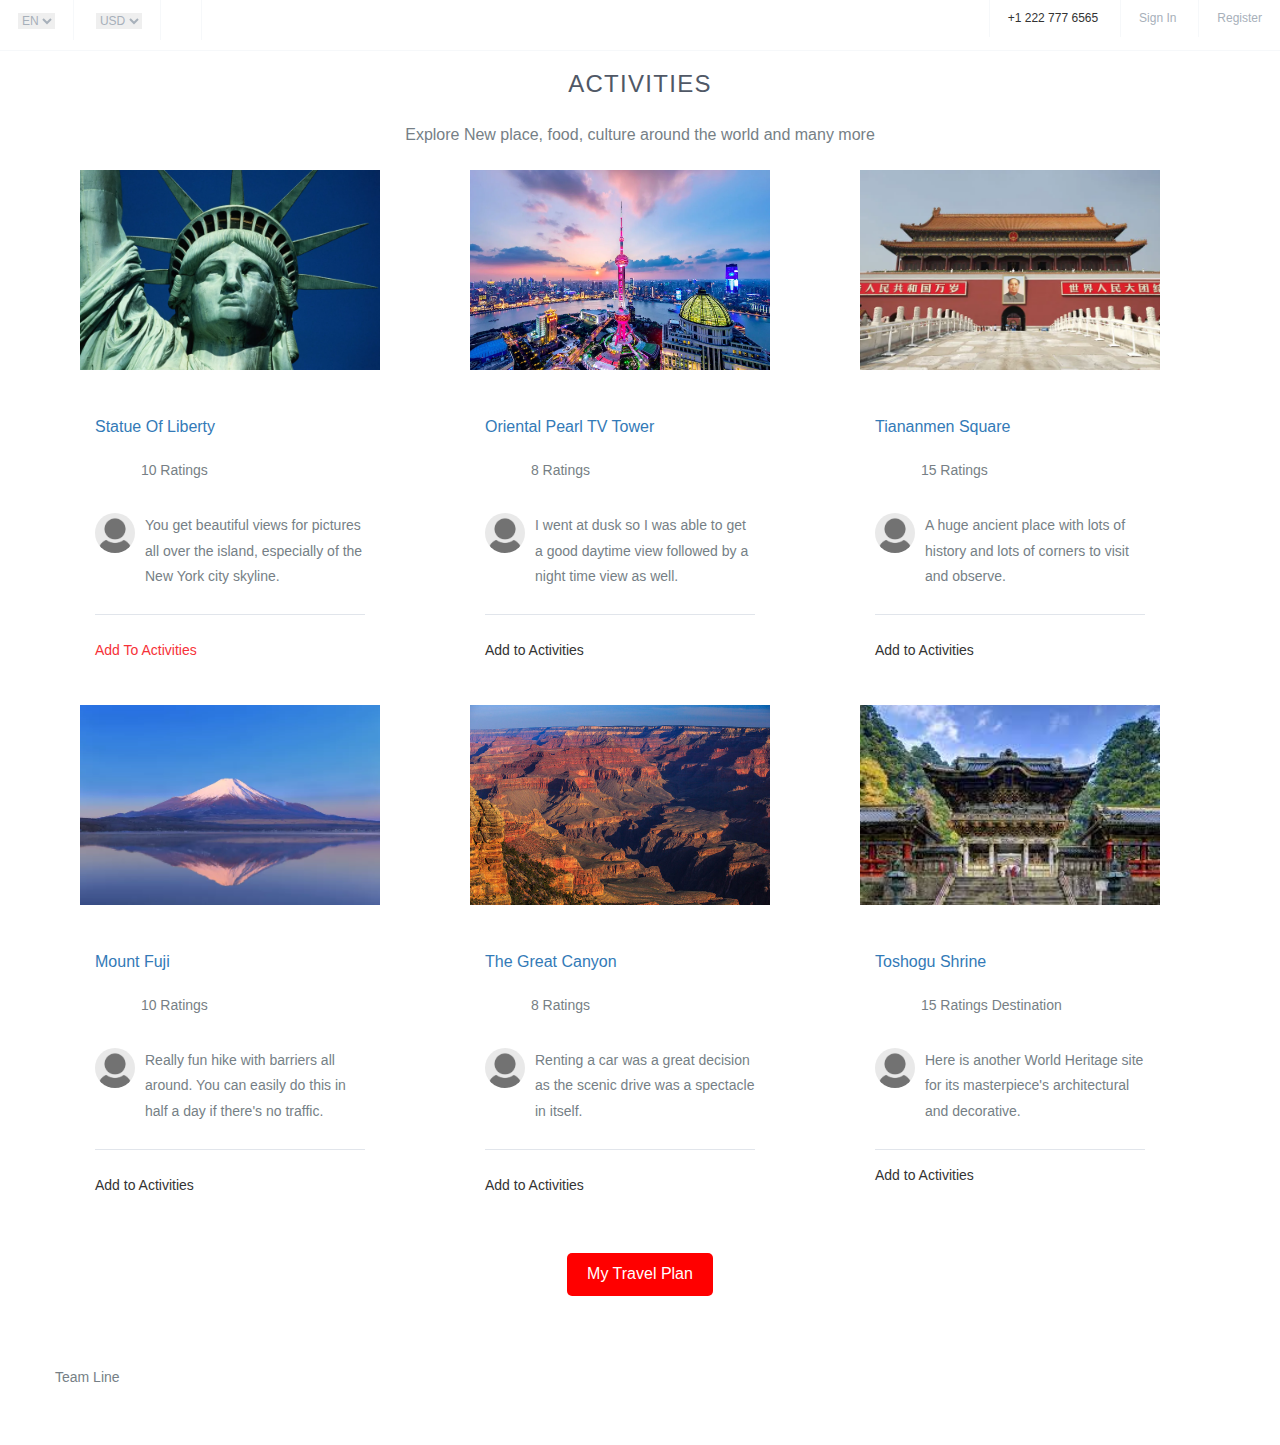
<file: activities.html>
<!DOCTYPE html>
<html>
<head>
    <meta charset="UTF-8">
    <title>HTML Frame</title>
    <link rel="stylesheet" href="assets/css/style.css">
    <link rel="stylesheet" href="assets/css/bootsnav.css" >	
    <link rel="stylesheet" href="assets/css/bootstrap.min.css">
		
        

</head>
<body>
    <header id="header-top" class="header-top">
        <ul>
            <li>
                <div class="header-top-left">
                    <ul>
                        <li class="select-opt">
                            <select name="language" id="language">
                                <option value="default">EN</option>
                                <option value="Bangla">BN</option>
                                <option value="Arabic">AB</option>
                            </select>
                        </li>
                        <li class="select-opt">
                            <select name="currency" id="currency">
                                <option value="usd">USD</option>
                                <option value="euro">Euro</option>
                                <option value="bdt">BDT</option>
                            </select>
                        </li>
                        <li class="select-opt">
                            <a href="#"><span class="lnr lnr-magnifier"></span></a>
                        </li>
                    </ul>
                </div>
            </li>
            <li class="head-responsive-right pull-right">
                <div class="header-top-right">
                    <ul>
                        <li class="header-top-contact">
                            +1 222 777 6565
                        </li>
                        <li class="header-top-contact">
                            <a href="sign-in.html">sign in</a>
                        </li>
                        <li class="header-top-contact">
                            <a href="#">register</a>
                        </li>
                    </ul>
                </div>
            </li>
        </ul>
                
    </header>

    <section id="explore" class="explore">
        <div class="container">
            <div class="section-header">
                <h2>Activities</h2>
                <p>Explore New place, food, culture around the world and many more</p>
            </div><!--/.section-header-->
            <div class="explore-content">
                <div class="row">
                    <div class=" col-md-4 col-sm-6">
                        <div class="single-explore-item">
                            <div class="single-explore-img">
                                <img src="assets/img/Statue.webp" alt="explore image">
                                <div class="single-explore-img-info">
                                    <button onclick="window.location.href='#'">best rated</button>
                                    <div class="single-explore-image-icon-box">
                                        <ul>
                                            <li>
                                                <div class="single-explore-image-icon">
                                                    <i class="fa fa-arrows-alt"></i>
                                                </div>
                                            </li>
                                            <li>
                                                <div class="single-explore-image-icon">
                                                    <i class="fa fa-bookmark-o"></i>
                                                </div>
                                            </li>
                                        </ul>
                                    </div>
                                </div>
                            </div>
                            <div class="single-explore-txt bg-theme-1">
                                <h2><a href="#">Statue of Liberty</a></h2>
                                <p class="explore-rating-price">
                                    <span class="explore-rating">5.0</span>
                                    <a href="#"> 10 ratings</a> 
                                    <span class="explore-price-box">
                                        
                                        <span class="explore-price"></span>
                                    </span>
                                     <a href="#"></a>
                                </p>
                                <div class="explore-person">
                                    <div class="row">
                                        <div class="col-sm-2">
                                            <div class="explore-person-img">
                                                <a href="#">
                                                    <img src="assets/images/explore/person.jpg" alt="explore person">
                                                </a>
                                            </div>
                                        </div>
                                        <div class="col-sm-10">
                                            <p>
                                                You get beautiful views for pictures all over the island, especially of the New York city skyline.
                                            </p>
                                        </div>
                                    </div>
                                </div>
                                <div class="explore-open-close-part">
                                    <div class="row">
                                        <div class="col-sm-5">
                                            <button class="close-btn" onclick="changeButtonText()">Add to Activities</button>
                                        </div>
                                        <div class="col-sm-7">
                                            <div class="explore-map-icon">
                                                <a href="#"><i data-feather="map-pin"></i></a>
                                                <a href="#"><i data-feather="upload"></i></a>
                                                <a href="#"><i data-feather="heart"></i></a>
                                            </div>
                                        </div>
                                    </div>
                                </div>
                            </div>
                        </div>
                    </div>
                    <div class="col-md-4 col-sm-6">
                        <div class="single-explore-item">
                            <div class="single-explore-img">
                                <img src="assets/img/tower.webp" alt="explore image">
                                <div class="single-explore-img-info">
                                    <button onclick="window.location.href='#'">featured</button>
                                    <div class="single-explore-image-icon-box">
                                        <ul>
                                            <li>
                                                <div class="single-explore-image-icon">
                                                    <i class="fa fa-arrows-alt"></i>
                                                </div>
                                            </li>
                                            <li>
                                                <div class="single-explore-image-icon">
                                                    <i class="fa fa-bookmark-o"></i>
                                                </div>
                                            </li>
                                        </ul>
                                    </div>
                                </div>
                            </div>
                            <div class="single-explore-txt bg-theme-2">
                                <h2><a href="#">Oriental Pearl TV Tower</a></h2>
                                <p class="explore-rating-price">
                                    <span class="explore-rating">4.5</span>
                                    <a href="#"> 8 ratings</a> 
                                    <span class="explore-price-box">
                                        
                                        <span class="explore-price"></span>
                                    </span>
                                     <a href="#"></a>
                                </p>
                                <div class="explore-person">
                                    <div class="row">
                                        <div class="col-sm-2">
                                            <div class="explore-person-img">
                                                <a href="#">
                                                    <img src="assets/images/explore/person.jpg" alt="explore person">
                                                </a>
                                            </div>
                                        </div>
                                        <div class="col-sm-10">
                                            <p>
                                                I went at dusk so I was able to get a good daytime view followed by a night time view as well. 
                                            </p>
                                        </div>
                                    </div>
                                </div>
                                <div class="explore-open-close-part">
                                    <div class="row">
                                        <div class="col-sm-5">
                                            <button class="close-btn2" onclick="changeButtonText2()">Add to Activities</button>
                                        </div>
                                        <div class="col-sm-7">
                                            <div class="explore-map-icon">
                                                <a href="#"><i data-feather="map-pin"></i></a>
                                                <a href="#"><i data-feather="upload"></i></a>
                                                <a href="#"><i data-feather="heart"></i></a>
                                            </div>
                                        </div>
                                    </div>
                                </div>
                            </div>
                        </div>
                    </div>
                    <div class="col-md-4 col-sm-6">
                        <div class="single-explore-item">
                            <div class="single-explore-img">
                                <img src="assets/img/square.webp" alt="explore image">
                                <div class="single-explore-img-info">
                                    <button onclick="window.location.href='#'">best rated</button>
                                    <div class="single-explore-image-icon-box">
                                        <ul>
                                            <li>
                                                <div class="single-explore-image-icon">
                                                    <i class="fa fa-arrows-alt"></i>
                                                </div>
                                            </li>
                                            <li>
                                                <div class="single-explore-image-icon">
                                                    <i class="fa fa-bookmark-o"></i>
                                                </div>
                                            </li>
                                        </ul>
                                    </div>
                                </div>
                            </div>
                            <div class="single-explore-txt bg-theme-3">
                                <h2><a href="#">Tiananmen Square</a></h2>
                                <p class="explore-rating-price">
                                    <span class="explore-rating">5.0</span>
                                    <a href="#"> 15 ratings</a> 
                                    <span class="explore-price-box">
                                        
                                        <span class="explore-price"></span>
                                    </span>
                                     <a href="#"></a>
                                </p>
                                <div class="explore-person">
                                    <div class="row">
                                        <div class="col-sm-2">
                                            <div class="explore-person-img">
                                                <a href="#">
                                                    <img src="assets/images/explore/person.jpg" alt="explore person">
                                                </a>
                                            </div>
                                        </div>
                                        <div class="col-sm-10">
                                            <p>
                                                A huge ancient place with lots of history and lots of corners to visit and observe.
                                            </p>
                                        </div>
                                    </div>
                                </div>
                                <div class="explore-open-close-part">
                                    <div class="row">
                                        <div class="col-sm-5">
                                            <button class="close-btn3" onclick="changeButtonText3()">Add to Activities</button>
                                        </div>
                                        <div class="col-sm-7">
                                            <div class="explore-map-icon">
                                                <a href="#"><i data-feather="map-pin"></i></a>
                                                <a href="#"><i data-feather="upload"></i></a>
                                                <a href="#"><i data-feather="heart"></i></a>
                                            </div>
                                        </div>
                                    </div>
                                </div>
                            </div>
                        </div>
                    </div>
                    <div class=" col-md-4 col-sm-6">
                        <div class="single-explore-item">
                            <div class="single-explore-img">
                                <img src="assets/img/fuji.webp" alt="explore image">
                                <div class="single-explore-img-info">
                                    <button onclick="window.location.href='#'">most view</button>
                                    <div class="single-explore-image-icon-box">
                                        <ul>
                                            <li>
                                                <div class="single-explore-image-icon">
                                                    <i class="fa fa-arrows-alt"></i>
                                                </div>
                                            </li>
                                            <li>
                                                <div class="single-explore-image-icon">
                                                    <i class="fa fa-bookmark-o"></i>
                                                </div>
                                            </li>
                                        </ul>
                                    </div>
                                </div>
                            </div>
                            <div class="single-explore-txt bg-theme-4">
                                <h2><a href="#">Mount Fuji</a></h2>
                                <p class="explore-rating-price">
                                    <span class="explore-rating">5.0</span>
                                    <a href="#"> 10 ratings</a> 
                                    <span class="explore-price-box">
                                        
                                        <span class="explore-price"></span>
                                    </span>
                                     <a href="#"></a>
                                </p>
                                <div class="explore-person">
                                    <div class="row">
                                        <div class="col-sm-2">
                                            <div class="explore-person-img">
                                                <a href="#">
                                                    <img src="assets/images/explore/person.jpg" alt="explore person">
                                                </a>
                                            </div>
                                        </div>
                                        <div class="col-sm-10">
                                            <p>
                                                Really fun hike with barriers all around. You can easily do this in half a day if there's no traffic. 
                                            </p>
                                        </div>
                                    </div>
                                </div>
                                <div class="explore-open-close-part">
                                    <div class="row">
                                        <div class="col-sm-5">
                                            <button class="close-btn4" onclick="changeButtonText4()">Add to Activities</button>
                                        </div>
                                        <div class="col-sm-7">
                                            <div class="explore-map-icon">
                                                <a href="#"><i data-feather="map-pin"></i></a>
                                                <a href="#"><i data-feather="upload"></i></a>
                                                <a href="#"><i data-feather="heart"></i></a>
                                            </div>
                                        </div>
                                    </div>
                                </div>
                            </div>
                        </div>
                    </div>
                    <div class="col-md-4 col-sm-6">
                        <div class="single-explore-item">
                            <div class="single-explore-img">
                                <img src="assets/img/canyon.jpg" alt="explore image">
                                <div class="single-explore-img-info">
                                    <button onclick="window.location.href='#'">featured</button>
                                    <div class="single-explore-image-icon-box">
                                        <ul>
                                            <li>
                                                <div class="single-explore-image-icon">
                                                    <i class="fa fa-arrows-alt"></i>
                                                </div>
                                            </li>
                                            <li>
                                                <div class="single-explore-image-icon">
                                                    <i class="fa fa-bookmark-o"></i>
                                                </div>
                                            </li>
                                        </ul>
                                    </div>
                                </div>
                            </div>
                            <div class="single-explore-txt bg-theme-2">
                                <h2><a href="#">The Great Canyon</a></h2>
                                <p class="explore-rating-price">
                                    <span class="explore-rating">4.2</span>
                                    <a href="#">8 ratings</a> 
                                    <span class="explore-price-box">

                                        <span class="explore-price"></span>
                                    </span>
                                     <a href="#"></a>
                                </p>
                                <div class="explore-person">
                                    <div class="row">
                                        <div class="col-sm-2">
                                            <div class="explore-person-img">
                                                <a href="#">
                                                    <img src="assets/images/explore/person.jpg" alt="explore person">
                                                </a>
                                            </div>
                                        </div>
                                        <div class="col-sm-10">
                                            <p>
                                                Renting a car was a great decision as the scenic drive was a spectacle in itself.
                                            </p>
                                        </div>
                                    </div>
                                </div>
                                <div class="explore-open-close-part">
                                    <div class="row">
                                        <div class="col-sm-5">
                                            <button class="close-btn5" onclick="changeButtonText5()">Add to Activities</button>
                                        </div>
                                        <div class="col-sm-7">
                                            <div class="explore-map-icon">
                                                <a href="#"><i data-feather="map-pin"></i></a>
                                                <a href="#"><i data-feather="upload"></i></a>
                                                <a href="#"><i data-feather="heart"></i></a>
                                            </div>
                                        </div>
                                    </div>
                                </div>
                            </div>
                        </div>
                    </div>
                    <div class="col-md-4 col-sm-6">
                        <div class="single-explore-item">
                            <div class="single-explore-img">
                                <img src="assets/img/shrine.jpeg" alt="explore image">
                                <div class="single-explore-img-info">
                                    <button onclick="window.location.href='#'">best rated</button>
                                    <div class="single-explore-image-icon-box">
                                        <ul>
                                            <li>
                                                <div class="single-explore-image-icon">
                                                    <i class="fa fa-arrows-alt"></i>
                                                </div>
                                            </li>
                                            <li>
                                                <div class="single-explore-image-icon">
                                                    <i class="fa fa-bookmark-o"></i>
                                                </div>
                                            </li>
                                        </ul>
                                    </div>
                                </div>
                            </div>
                            <div class="single-explore-txt bg-theme-5">
                                <h2><a href="#">Toshogu Shrine</a></h2>
                                <p class="explore-rating-price">
                                    <span class="explore-rating">5.0</span>
                                    <a href="#"> 15 ratings</a> 
                                    <span class="explore-price-box">
                                      
                                        <span class="explore-price"></span>
                                    </span>
                                     <a href="#">destination</a>
                                </p>
                                <div class="explore-person">
                                    <div class="row">
                                        <div class="col-sm-2">
                                            <div class="explore-person-img">
                                                <a href="#">
                                                    <img src="assets/images/explore/person.jpg" alt="explore person">
                                                </a>
                                            </div>
                                        </div>
                                        <div class="col-sm-10">
                                            <p>
                                                Here is another World Heritage site for its masterpiece's architectural and decorative.
                                            </p>
                                        </div>
                                    </div>
                                </div>
                                <div class="explore-open-close-part">
                                    <div class="row">
                                        <div class="col-sm-6">
                                            <button class="close-btn6" onclick="changeButtonText6()">Add to Activities</button>
                                        </div>
                                        <div class="col-sm-7">
                                            <div class="explore-map-icon">
                                                <a href="#"><i data-feather="map-pin"></i></a>
                                                <a href="#"><i data-feather="upload"></i></a>
                                                <a href="#"><i data-feather="heart"></i></a>
                                            </div>
                                        </div>
                                    </div>
                                </div>
                            </div>
                        </div>
                    </div>
                </div>
            </div>
        </div><!--/.container-->

        <div class="JumpButton_Plan">
            <button class="my-button"><a href="plan.html">My Travel Plan</a></button>
        </div>
    
    </section>

		<!--footer start-->
		<footer id="footer"  class="footer">
			<div class="container">
				<div class="footer-menu">
		           	<div class="row">
			           	<p>Team Line</p>		    
		           </div>
				</div>
			</div><!--/.container-->

			<div id="scroll-Top">
				<div class="return-to-top">
					<i class="fa fa-angle-up " id="scroll-top" data-toggle="tooltip" data-placement="top" title="" data-original-title="Back to Top" aria-hidden="true"></i>
				</div>
				
			</div><!--/.scroll-Top-->
			
        </footer><!--/.footer-->
		<!--footer end-->

        <script src="assets/js/activities.js"></script>
    

</body>
</html>
</file>
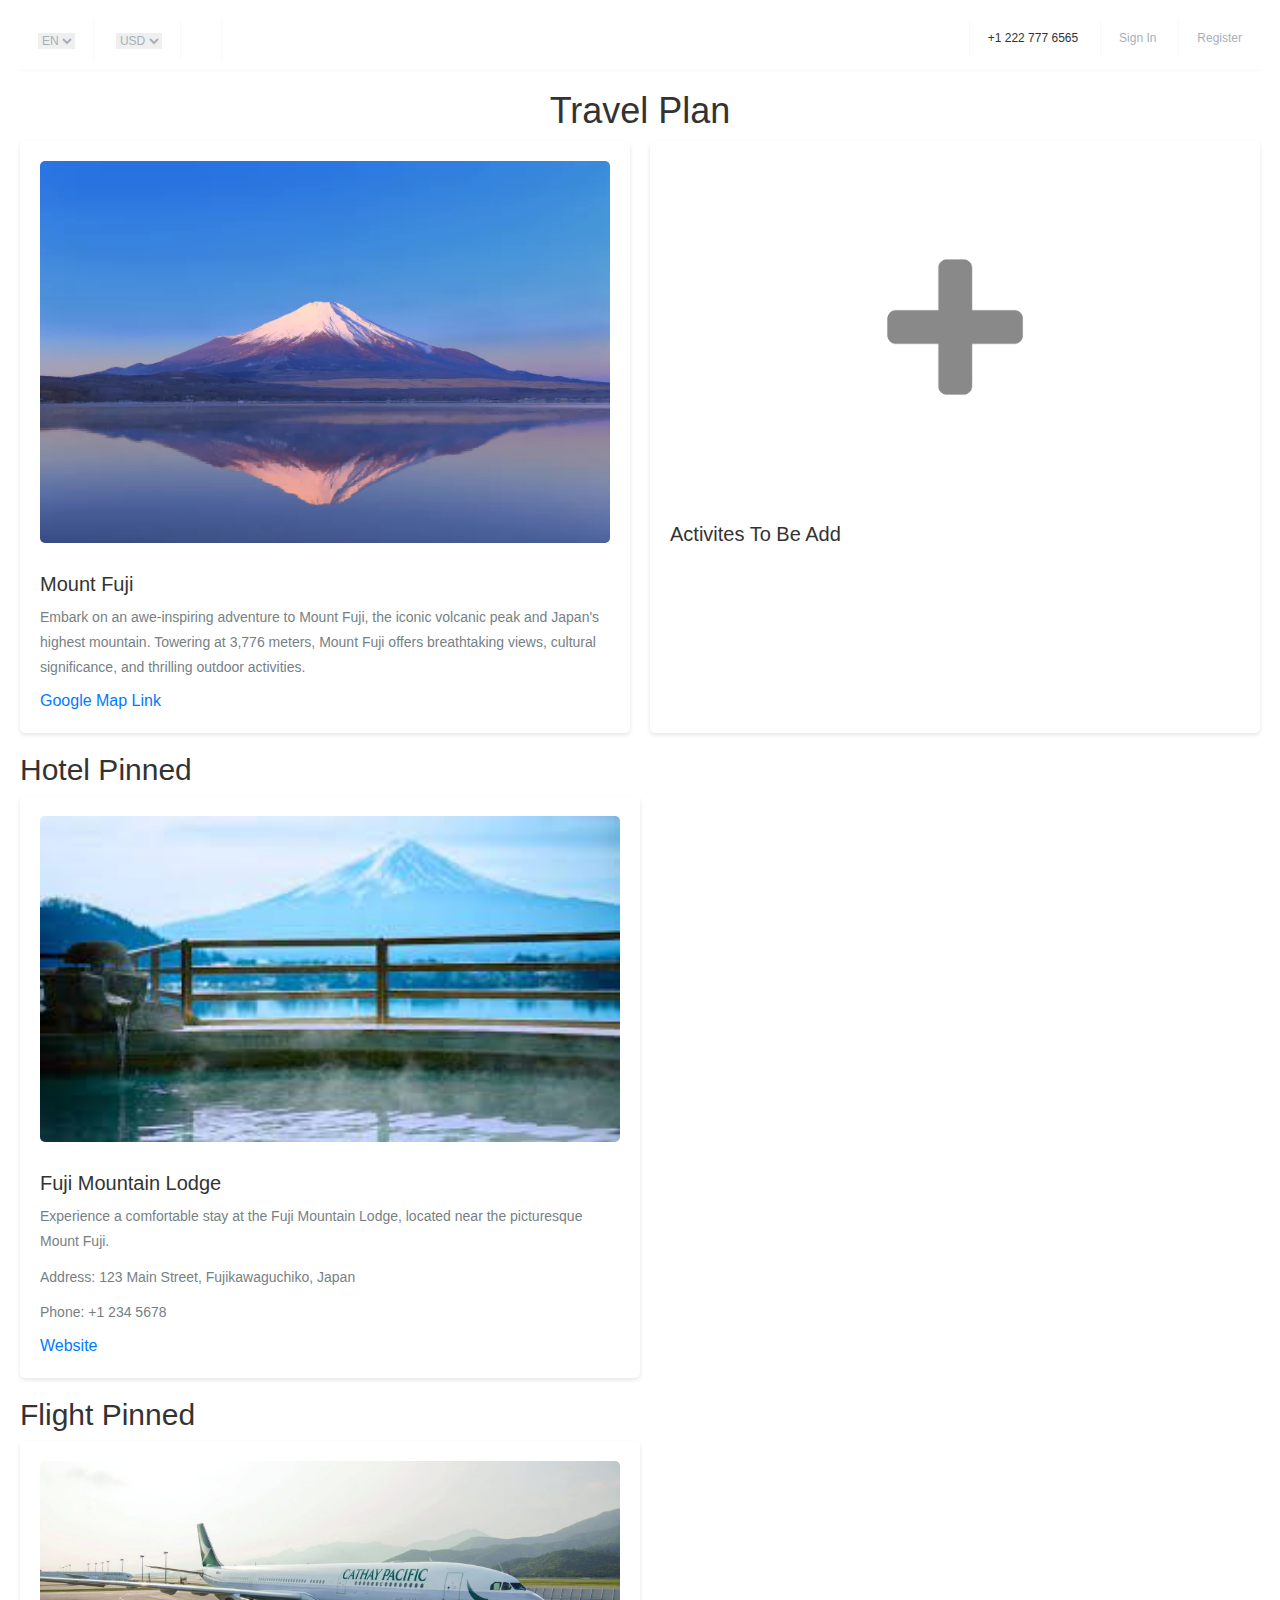
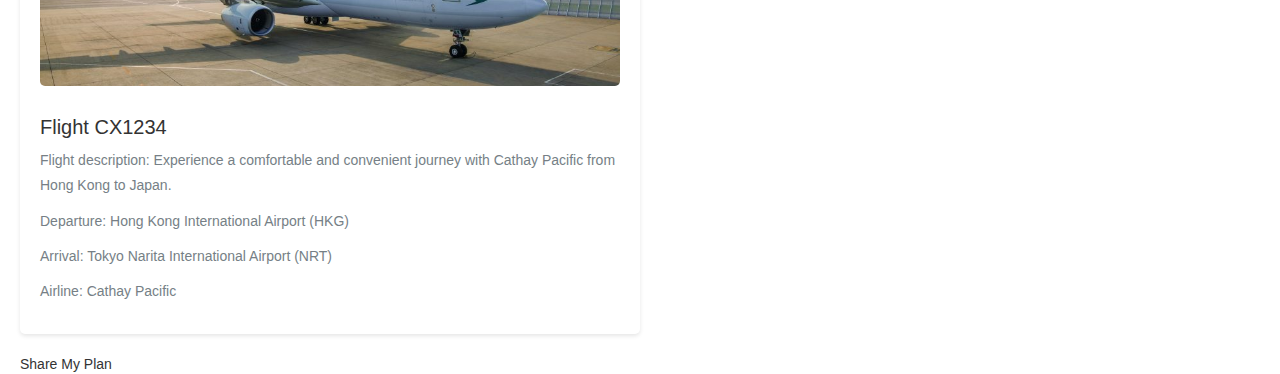
<file: plan.html>
<!DOCTYPE html>
<html>
<head>
  <title>Travel Plan</title>
  <link rel="stylesheet" type="text/css" href="assets/css/plan.css">
  <link rel="stylesheet" href="assets/css/style.css">
  <link rel="stylesheet" href="assets/css/bootsnav.css">
  <link rel="stylesheet" href="assets/css/bootstrap.min.css">
</head>
<body>
<header id="header-top" class="header-top">
  <ul>
    <li>
      <div class="header-top-left">
        <ul>
          <li class="select-opt">
            <select name="language" id="language">
              <option value="default">EN</option>
              <option value="Bangla">BN</option>
              <option value="Arabic">AB</option>
            </select>
          </li>
          <li class="select-opt">
            <select name="currency" id="currency">
              <option value="usd">USD</option>
              <option value="euro">Euro</option>
              <option value="bdt">BDT</option>
            </select>
          </li>
          <li class="select-opt">
            <a href="#"><span class="lnr lnr-magnifier"></span></a>
          </li>
        </ul>
      </div>
    </li>
    <li class="head-responsive-right pull-right">
      <div class="header-top-right">
        <ul>
          <li class="header-top-contact">
            +1 222 777 6565
          </li>
          <li class="header-top-contact">
            <a href="sign-in.html">sign in</a>
          </li>
          <li class="header-top-contact">
            <a href="#">register</a>
          </li>
        </ul>
      </div>
    </li>
  </ul>
</header>

<h1>Travel Plan</h1>

<div id="activitiesContainer">
  <div class="activity">
    <div class="activity-image">
      <img src="assets/img/fuji.webp" alt="Activity 1">
    </div>
    <div class="activity-info">
      <h2>Mount Fuji</h2>
      <p>Embark on an awe-inspiring adventure to Mount Fuji, the iconic volcanic peak and Japan's highest mountain. Towering at 3,776 meters, Mount Fuji offers breathtaking views, cultural significance, and thrilling outdoor activities.</p>
      <a href="https://maps.google.com">Google Map Link</a>
    </div>
  </div>
  <div class="activity">
    <div class="activity-image">
      <a href="activities.html"><img src="assets/images/plus.png" alt="Activity 2"></a>
    </div>
    <div class="activity-info">
      <h2>Activites To be add</h2>
      <p></p>
      <a href="https://maps.google.com"></a>
    </div>
  </div>
</div>

<div class="hotel-pinned">
  <h2>Hotel Pinned</h2>
  <div class="hotel">
    <div class="hotel-image">
      <img src="assets/images/Hotel/hotel1_fuji.jpg" alt="Hotel 1" class="hotel-image-resize">
    </div>
    <div class="hotel-info">
      <h3>Fuji Mountain Lodge</h3>
      <p>Experience a comfortable stay at the Fuji Mountain Lodge, located near the picturesque Mount Fuji.</p>
      <p>Address: 123 Main Street, Fujikawaguchiko, Japan</p>
      <p>Phone: +1 234 5678</p>
      <a href="https://www.example-hotel-website.com">Website</a>
    </div>
</div>

<div class="flight-pinned">
  <h2>Flight Pinned</h2>
  <div class="flight">
    <div class="flight-image">
      <img src="assets/images/flight/flight1.jpg" alt="Flight 1">
    </div>
    <div class="flight-info">
      <h3>Flight CX1234</h3>
      <p>Flight description: Experience a comfortable and convenient journey with Cathay Pacific from Hong Kong to Japan.</p>
      <p>Departure: Hong Kong International Airport (HKG)</p>
      <p>Arrival: Tokyo Narita International Airport (NRT)</p>
      <p>Airline: Cathay Pacific</p>
    </div>
  </div>
</div>

<div class="share-button-container">
  <button id="shareButton">Share My Plan</button>
</div>

<script src="assets/js/chatbot.js"></script>
</body>



</body>
</html>
</file>
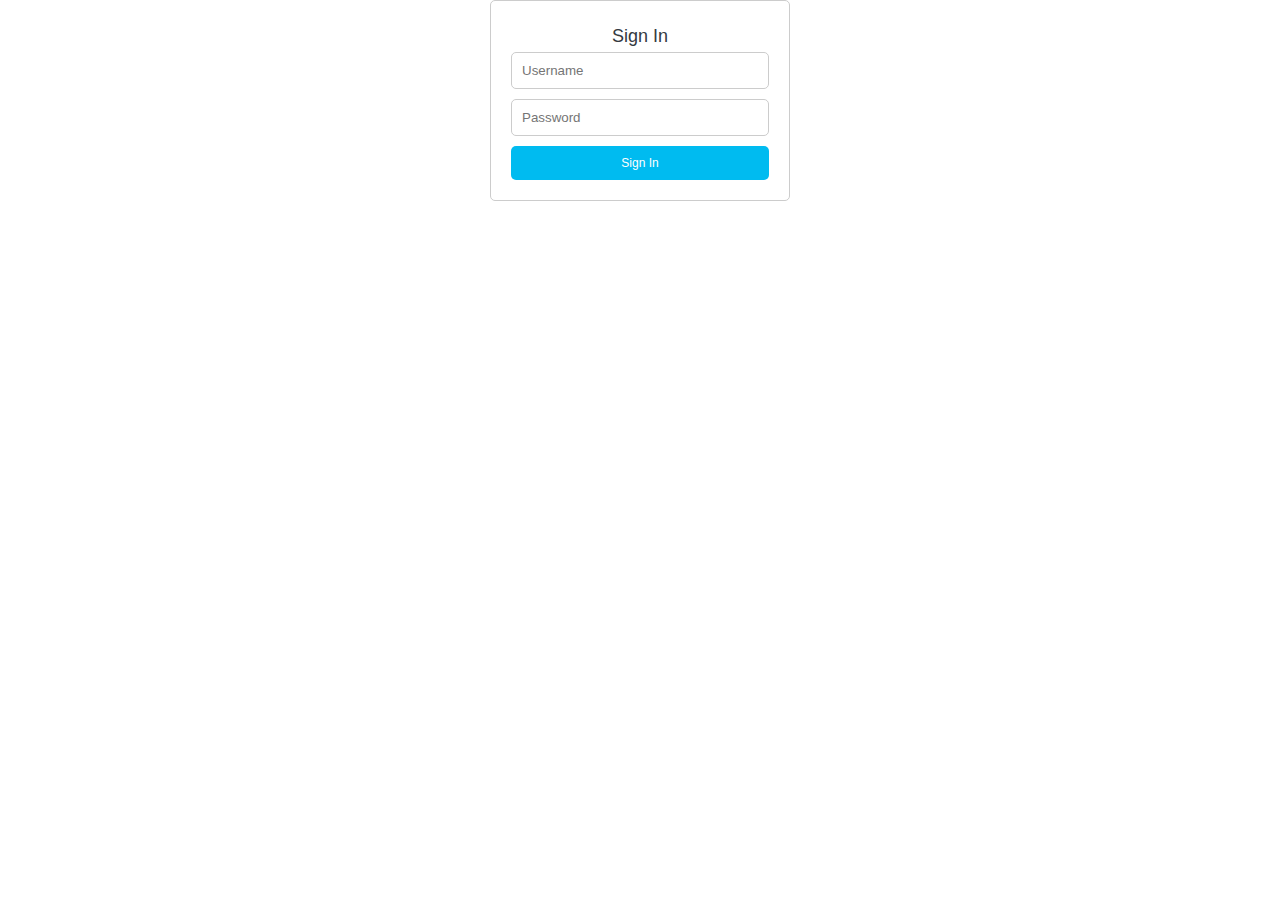
<file: sign-in.html>
<!DOCTYPE html>
<html>
<head>
  <title>Sign In</title>
  <link rel="stylesheet" type="text/css" href="assets/css/style.css">
</head>
<body>
  <div class="sign-in">
    <h2>Sign In</h2>
    <form>
      <input type="text" placeholder="Username" required>
      <input type="password" placeholder="Password" required>
      <button type="submit">Sign In</button>
    </form>
  </div>
</body>
</html>
</file>
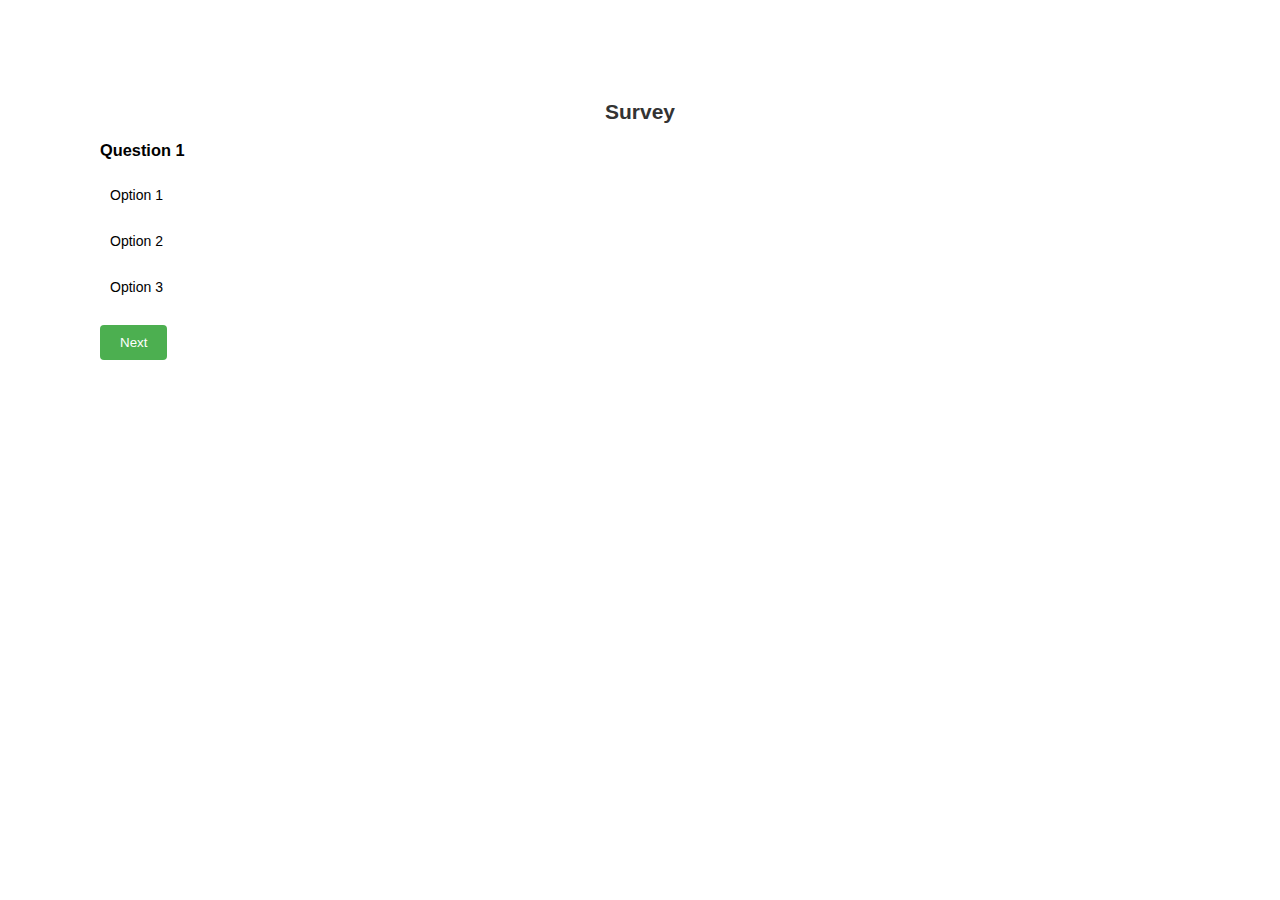
<file: survey.html>
<!DOCTYPE html>
<html>
<head>
  <title>Survey Page</title>
  <link rel="stylesheet" type="text/css" href="assets/css/survey.css">
</head>
<body>

    
    <div class="container">
        <h2>Survey</h2>
        <div id="questionContainer">
          <div class="question active" id="question1">
            <h3>Question 1</h3>
            <div class="options">
              <label class="option" for="question1_option1">
                <input type="radio" id="question1_option1" name="question1" value="option1">
                <span class="option-text">Option 1</span>
              </label>
              <label class="option" for="question1_option2">
                <input type="radio" id="question1_option2" name="question1" value="option2">
                <span class="option-text">Option 2</span>
              </label>
              <label class="option" for="question1_option3">
                <input type="radio" id="question1_option3" name="question1" value="option3">
                <span class="option-text">Option 3</span>
              </label>
            </div>
            <button class="nextBtn">Next</button>
          </div>
          <div class="question" id="question2">
            <h3>Question 2</h3>
            <div class="options">
              <label class="option" for="question2_option1">
                <input type="radio" id="question2_option1" name="question2" value="option1">
                <span class="option-text">Option 1</span>
              </label>
              <label class="option" for="question2_option2">
                <input type="radio" id="question2_option2" name="question2" value="option2">
                <span class="option-text">Option 2</span>
              </label>
              <label class="option" for="question2_option3">
                <input type="radio" id="question2_option3" name="question2" value="option3">
                <span class="option-text">Option 3</span>
              </label>
            </div>
            <button class="nextBtn">Next</button>
          </div>
          <div class="question" id="question3">
            <h3>Question 3</h3>
            <div class="options">
              <label class="option" for="question3_option1">
                <input type="radio" id="question3_option1" name="question3" value="option1">
                <span class="option-text">Option 1</span>
              </label>
              <label class="option" for="question3_option2">
                <input type="radio" id="question3_option2" name="question3" value="option2">
                <span class="option-text">Option 2</span>
              </label>
              <label class="option" for="question3_option3">
                <input type="radio" id="question3_option3" name="question3" value="option3">
                <span class="option-text">Option 3</span>
              </label>
            </div>
            <button id="submitBtn" class="nextBtn">Submit</button>
          </div>
        </div>
      </div>
  
  <script src="assets/js/survey.js"></script>
</body>
</html>
</file>
<file: assets/css/style.css>
/*==================================
* Author        : "ThemeSine"
* Template Name : Listrace  HTML Template
* Version       : 1.0
==================================== */

/*==================================
font-family: 'Roboto', sans-serif;
==================================== */


/*=========== TABLE OF CONTENTS ===========
1.  General css (Reset code)
2.  Header-top
3.  Top-area
4.  Welcome-hero
5.  List-topics
6.  Works  
7.  Explore
8.  Reviews
9.  Counter
10. Blog
11. Subscribe
12. Footer
==========================================*/

/*-------------------------------------
		1.General css (Reset code)
--------------------------------------*/
*{
    padding: 0;
    margin: 0;
}

*{
	-webkit-box-sizing:border-box;
	-moz-box-sizing:border-box;
	-o-box-sizing:border-box;
	-ms-box-sizing:border-box;
	box-sizing:border-box;
}

body{
	font-family: 'Poppins', sans-serif;
	font-size:14px;
	color:#a09e9c;
    text-transform:initial;
    max-width:1920px;
    margin:0 auto;
	overflow-x:hidden;
}

a,a:hover,a:active,a:focus {
	display:inline-block;
	text-decoration:none;
	color: #343a3f;
	font-size:16px;
	padding:0;
    font-weight: 500;
    text-transform: capitalize;
}
h1,h2,h3,h4,h5,h6 { 
	margin: 0;
	color:#343a3f;
    font-size: 18px;
    font-weight: 500;
    text-transform: capitalize;
}
p {
	margin: 0;
	color:#767f86;
	font-size:14px;
    line-height: 1.8;
    text-transform: initial;
}
img{border:none;max-width:100%; height:auto;}
ul{
	padding: 0;
    margin: 0 auto;
    list-style: none;
}
ul li {
	list-style: none;
	
}
select,input,textarea,button{box-shadow:none;outline:0!important;}
button {background: transparent;border: 0;font-size: 12px;}

html,body{height: 100%;}

[placeholder]:focus::-webkit-input-placeholder {
  -webkit-transition: opacity 0.3s 0.3s ease; 
  -moz-transition: opacity 0.3s 0.3s ease; 
  -ms-transition: opacity 0.3s 0.3s ease; 
  -o-transition: opacity 0.3s 0.3s ease; 
  transition: opacity 0.3s 0.3s ease; 
  opacity: 0;
}

/* section-header */
.section-header{
    position: relative;
    text-align: center;
}
.section-header h2{
    color: #505866;
    font-size:24px;
    font-weight: 500;
    margin-bottom: 24px;
    text-transform: uppercase;
    letter-spacing: 1.3px;
}
.section-header h2 span{text-transform: lowercase;}
.section-header p{
    font-size:16px;
}
/* section-header */
.fix{position: relative;clear: both;}
/*=============Style css=========*/


/*-------------------------------------
        2. Header-top
--------------------------------------*/
.header-top{border-bottom:1px solid #f6f8fa;}

.header-top ul li {display: inline-block;}

.header-top-left li,.header-top-right li  {display: inline-block;}

/*.select-opt*/
.select-opt,.header-top-contact{
    padding: 10px 18px;
    border-right: 1px solid #f6f8fa;
}
.header-top-contact{
    border-right: 0;
    border-left: 1px solid #f6f8fa;
    font-size: 12px;
}
.select-opt select {
    border: none;
    cursor:pointer;
    color:#a7b0ba;
    font-size: 12px;
    font-weight: 300;
}
.select-opt option{
    color:#a7b0ba;
    text-transform: uppercase;
}
.select-opt a span.lnr-magnifier:before {
    font-size: 12px;
    color: #373939;
}
.select-opt a span.lnr-magnifier:before {
    font-size: 12px;
    color: #373939;
}
/*.select-opt*/

.header-top-right ul li a{
    color:#a7b0ba;
    font-size: 12px;
    font-weight: 300;
}


/*-------------------------------------
        3. Top-area
--------------------------------------*/
nav.navbar.bootsnav {
    background-color:#fff;
    border-bottom: transparent;
}
.wrap-sticky nav.navbar.bootsnav.sticked {background-color: #fff;box-shadow: 0 2px 5px rgba(0,0,0,.2);}

/*.navbar-brand*/
.navbar-header a.navbar-brand,.navbar-header a.navbar-brand:hover,.navbar-header a.navbar-brand:focus {
    display: inline-block;
    color: #1b1e20;
    font-size: 20px;
    font-weight: 700;
    padding: 34px 0px;
    text-transform:capitalize;
}
.navbar-header a.navbar-brand span{display: inline-block;color:#ff545a;text-transform:capitalize;}

.wrap-sticky nav.navbar.bootsnav.sticked .navbar-header a.navbar-brand,.wrap-sticky nav.navbar.bootsnav.sticked .navbar-header a.navbar-brand:hover,.wrap-sticky nav.navbar.bootsnav.sticked .navbar-header a.navbar-brand:focus {padding:30px 0px;}
/*.navbar-brand*/

/*.nav li*/
nav.navbar.bootsnav ul.nav > li > a {
    color: #859098;
    font-size: 14px;
    font-weight: 500;
    text-transform:uppercase;
    -webkit-transition: 0.3s linear; 
    -moz-transition: 0.3s linear; 
    -ms-transition: 0.3s linear; 
    -o-transition: 0.3s linear; 
    transition: 0.3s linear;
}
nav.navbar.bootsnav ul.nav > li > a {padding:34px 21px;}
nav.navbar.bootsnav ul.nav > li > a:hover,nav.navbar.bootsnav ul.nav > li > a:focus{color: #ff545a;}
nav.navbar.bootsnav ul.nav > li.active>a {color: #ff545a;}

nav.navbar.bootsnav ul.nav > li.dropdown > a.dropdown-toggle:after {
    content: "";
}
nav.navbar.bootsnav ul.nav > li.dropdown span {
    font-size: 8px;
    margin-left: 15px;
}
.wrap-sticky nav.navbar.bootsnav.sticked ul.nav > li > a{padding:34px 21px;}
/*.nav li*/

/*.menu-ui-design*/
.menu-ui-design{overflow-y:scroll;height: 350px;}
.menu-ui-design::-webkit-scrollbar {
    width:5px;
}
.menu-ui-design::-webkit-scrollbar-track {
    -webkit-box-shadow: inset 0 0 8px #000;
}
.menu-ui-design::-webkit-scrollbar-thumb {
  background-color: #ff545a;
}
/*.menu-ui-design*/

/*.navbar-toggle */
nav.navbar.bootsnav .navbar-toggle {
    position: relative;
    background-color: transparent;
    border: 1px solid #ff545a;
    padding: 10px;
    top: 0;
}
nav.navbar.bootsnav .navbar-toggle i{color: #ff545a;}
/*.navbar-toggle */

/*-------------------------------------
        4.  Welcome-hero
--------------------------------------*/
.welcome-hero {
    position: relative;
    background:url(../images/welcome-hero/banner.jpg)no-repeat;
    background-position:center;
    background-size:cover;
    text-align: center;
    height:800px;
    z-index: 1;
}
.welcome-hero:before{
    position: absolute;
    content: " ";
    top: 0;
    left: 0;
    width: 100%;
    height: 100%;
    background:rgba(65,73,89,.65);
    z-index: -1;
}
.welcome-hero-txt { padding-top: 155px;}

.welcome-hero-txt h2 {
    font-size: 48px;
    color: #fff;
    font-weight: 700;
    text-transform: uppercase;
    letter-spacing: 2.4px;
    line-height: 1.4;
}
.welcome-hero-txt p {
    font-size: 18px;
    color: #fcfcfc;
    margin-top: 25px;
}

.welcome-hero-serch-box{margin-top: 78px;display: flex;}
.welcome-hero-form {
    display: flex;
    background: #fff;
    height: 70px;
    border-radius: 3px;
    width: 85%;
}
.single-welcome-hero-form {
    position: relative;
    display: flex;
    flex-direction: row;
    align-items: center;
    width: 50%;
    padding: 0 30px;
}
.single-welcome-hero-form:first-child{border-right: 1px solid #edeff1;}
.single-welcome-hero-form input {
    margin-left: 10px;
    height: 70px;
    width: 300px;
    border: 0;
    background: transparent;
}
.single-welcome-hero-form input[type="text"]{
    font-size: 14px;
    color: #859098;
    text-transform: capitalize;
    font-weight: 500;
}
.welcome-hero-form-icon {
    position: absolute;
    top: 20px;
    right: 30px;
    color: #252d32;
}
.welcome-hero-btn {
    display:  flex;
    justify-content:  center;
    align-items:  center;
    font-size:  14px;
    color:  #fff;
    width:  170px;
    height:  70px;
    background:  #ff545a;
    text-transform:  capitalize;
    margin-left:  30px;
    border-radius: 3px;
    -webkit-transition: 0.3s linear; 
    -moz-transition: 0.3s linear; 
    -ms-transition: 0.3s linear; 
    -o-transition: 0.3s linear; 
    transition: 0.3s linear;
}
.welcome-hero-btn:hover{/*background: #fd4043;*/background: #f43032;}

.welcome-hero-btn svg {
    width:  14px;
    height:  auto;
    margin-left:  12px;
}

/*-------------------------------------
        5. List-topuics
--------------------------------------*/
.list-topics-content {
    position: relative;
    top: -98px;
    z-index: 1;
}
.list-topics-content ul li { display: inline-block;}

.single-list-topics-content{
    display: flex;
    align-items: center;
    flex-direction: column;
    justify-content: center;
    width: 205px;
    height: 170px;
    background:#fff;
    border-radius: 3px;
    margin-right: 20px;
    margin-bottom: 20px;
    box-shadow: 0 0px 10px rgba(71,71,71,.2);
    -webkit-transition: .3s linear; 
    -moz-transition:.3s linear; 
    -ms-transition:.3s linear; 
    -o-transition:.3s linear;
    transition: .3s linear;
}
.single-list-topics-content h2>a { margin: 13px 0;}
/*.single-list-topics-content:last-child{margin-right: 0;}*/

.single-list-topics-icon [class^="flaticon-"]:before,.single-list-topics-icon [class*=" flaticon-"]:before,.single-list-topics-icon [class^="flaticon-"]:after,.single-list-topics-icon [class*=" flaticon-"]:after {font-size: 45px;color:#343a3f;}
.single-list-topics-content:hover .single-list-topics-icon [class^="flaticon-"]:before,.single-list-topics-content:hover .single-list-topics-icon [class*=" flaticon-"]:before,.single-list-topics-content:hover .single-list-topics-icon [class^="flaticon-"]:after,.single-list-topics-content:hover .single-list-topics-icon [class*=" flaticon-"]:after {color:#fff;}

.single-list-topics-content:hover h2>a,.single-list-topics-content:hover p{color: #fff!important;}
.single-list-topics-content:hover{
    color: #fff;
    background:#ff545a;
    box-shadow: 0 5px 10px rgba(71,71,71,.4);
}

/*-------------------------------------
        6. Works 
--------------------------------------*/
.works{padding: 0 0 90px;}
.works-content {margin-top: 73px;}

.single-how-works{
    text-align: center;
    padding:50px 42px;
    border-radius: 3px;
    box-shadow: 0 0px 5px rgba(71,71,71,.2);
    margin-bottom: 30px;
    -webkit-transition: .3s linear; 
    -moz-transition:.3s linear; 
    -ms-transition:.3s linear; 
    -o-transition:.3s linear;
    transition: .3s linear;
}

.single-how-works-icon {
    display: inline-block;
    color: #50616c;
    width: 80px;
    height: 80px;
    line-height: 80px;
    background: #eef2f6;
    border-radius: 50%;
}
.single-how-works h2 a {
    font-size:  18px;
    margin: 35px 0 20px;
}
.single-how-works h2 a span {text-transform:  lowercase;}
.single-how-works p {margin-bottom: 25px;text-transform: initial;}

.single-how-works-icon [class^="flaticon-"]:before,.single-how-works-icon [class*=" flaticon-"]:before,.single-how-works-icon [class^="flaticon-"]:after,.single-how-works-icon [class*=" flaticon-"]:after {font-size: 35px;}
.single-how-works:hover .single-how-works-icon [class^="flaticon-"]:before,.single-how-works:hover .single-how-works-icon [class*=" flaticon-"]:before,.single-how-works:hover .single-how-works-icon [class^="flaticon-"]:after,.single-how-works:hover .single-how-works-icon [class*=" flaticon-"]:after {color:#ff545a;}

.welcome-hero-btn.how-work-btn {
    display: inline-block;
    margin: 0;
    width: 100px;
    height: 35px;
    font-size: 12px;
    background: transparent;
    color: #767f86;
    border: 1px solid #d3d6d9;
    border-radius: 3px;
}

.single-how-works:hover h2 a,.single-how-works:hover p{color: #fff;}
.single-how-works:hover .single-how-works-icon{background: #fff;}
.single-how-works:hover .welcome-hero-btn.how-work-btn{background: #fff;color: #ff545a;}
.single-how-works:hover{box-shadow: 0 0px 10px rgba(71,71,71,.4);background: #ff545a;}

/*-------------------------------------
        7. Explore
--------------------------------------*/
.single-explore-item {
    display: inline-block;
    width: 300px; /* Adjust the width of each item as needed */
    margin: 10px; /* Adjust the margin between items as needed */
}

.single-explore-img {
    position: relative;
    overflow: hidden;
    height: 200px; /* Adjust the height as needed */
}

.single-explore-img img {
    width: 100%;
    height: 100%;
    object-fit: cover; /* Ensures the image fills the container without distortion */
}

.single-explore-img-info {
    position: relative;
    bottom: 0;
    left: 0;
    width: 100%;
    background-color: rgba(0, 0, 0, 0.7); /* Adjust the background color and transparency as needed */
    padding: 10px;
    opacity: 0;
    visibility: hidden;
    transition: .3s linear;
}

.single-explore-item:hover .single-explore-img-info {
    opacity: 1;
    visibility: visible;
}

.single-explore-img-info button {
    position: static;
    margin-top: 10px;
    width: 100%;
}

.single-explore-image-icon-box {
    text-align: right;
    position: relative;
    bottom: 10px;
    right: 10px;
}

.single-explore-txt {
    padding: 15px;
}

.explore-rating-price,
.explore-rating-price a {
    font-size: 14px; /* Adjust the font size as needed */
    color: #777f85;
    text-transform: capitalize;
    font-weight: 400;
    margin: 10px 0 15px;
}

.explore-rating {
    display: inline-block;
    width: 32px;
    height: 20px;
    line-height: 20px;
    color: #fff;
    text-align: center;
    border-radius: 3px;
    font-weight: 500;
    margin-right: 10px;
}

.explore-price {
    color: #f63138;
    font-weight: bold;
}

.explore-person {
    padding-bottom: 15px;
    border-bottom: 1px solid #e1e5eb;
}

.explore-person-img {
    width: 40px;
    height: 40px;
    border-radius: 50%;
    overflow: hidden;
}

.explore-person-img img {
    width: 100%;
    height: 100%;
    object-fit: cover;
}

.explore-person p {
    font-size: 14px; /* Adjust the font size as needed */
}

.explore-open-close-part {
    margin-top: 15px;
}

.close-btn {
    color: #f63138;
    text-transform: capitalize;
}

.explore-map-icon {
    text-align: right;
}

.explore-map-icon a svg {
    width: 12px;
    height: 14px;
    margin-left: 10px;
    color: #767f86;
}

.single-explore-item:hover {
    box-shadow: 0 10px 20px rgba(0, 0, 0, 0.1); /* Adjust the box shadow as needed */
}

/*-------------------------------------
        8. Reviews
--------------------------------------*/
.reviews{padding:117px 0 75px;}
.reviews-content {margin-top:36px;}

/*single-testimonial-box */
.single-testimonial-box  {
    padding: 50px 30px;
    box-shadow: 0 0px 5px rgba(71,71,71,.2); 
    overflow-x:hidden;
    -webkit-transition: .3s; 
    -moz-transition:.3s; 
    -ms-transition:.3s; 
    -o-transition:.3s;
    transition: .3s;
}
.single-testimonial-box:hover{box-shadow:0 10px 20px rgba(21,19,19,.2);}
.slick-current .single-testimonial-box{box-shadow:0 10px 20px rgba(21,19,19,.2);}
/*testimonial-description*/
.single-testimonial-box{
    width: 404px;
    background:#fff;
}
/* testimonial-info */
.testimonial-info {
    display: flex;
    align-items: center;
    text-transform:capitalize;
}
.testimonial-img {
    position: relative;
    top: 11px;
    margin-right: 5px;
    border-radius: 50%;
    width: 50px; /* Adjust the width to your desired size */
    height: 50px; /* Adjust the height to your desired size */
    -webkit-transition: .3s;
    -moz-transition: .3s;
    -ms-transition: .3s;
    -o-transition: .3s;
    transition: .3s;
}

.testimonial-person {
    margin-left: 15px;
    margin-top: 11px;
}
.testimonial-person h2 {
    color: #505866;
    font-size: 18px;
}
.testimonial-person h4 {
    color: #a2a5ab;
    font-size: 14px;
    font-weight: 400;
    margin-top: 10px;
}
.testimonial-person-heart i {
    color: #ff2b2b;
    margin: 9px 4px 0 0;
}/* testimonial-info */


/* testimonial-comment */
.testimonial-comment {
    margin-top: 18px;
}
.testimonial-comment p{
    color: #8d939e;
    font-size: 14px;
    font-weight: 300;
}/* testimonial-comment */


/*.slick-slide*/
.slick-initialized .slick-slide {
    display: block;
    padding: 40px 0;
}
.slick-slide.slick-cloned {outline: 0!important;}
.slick-slide {
  margin: 0px 10px;
}
.slick-slide {
  transition: all ease-in-out .3s;
  opacity: .5;
}
.slick-active {
  opacity: .5;
}
.slick-current {
  opacity: 1;
}
/*.slick-slide*/

/*-------------------------------------       
        9.  Counter
--------------------------------------*/
.statistics{
    position:relative;
    display: flex;
    align-items: center;
    background:url(../../assets/images/counter/counter-banner.jpg)no-repeat fixed;
    background-position:center;
    background-size:cover;
    padding:127px 0 120px;
}
.statistics:before{
    position:absolute;
    content:'';
    background: rgba(75,75,75,.60);
    height:100%;
    width:100%;
    top:0;
    left:0;
}
/* single-ststistics-box */
.single-ststistics-box {
    text-align: center;
    margin-bottom:30px;

}
/* single-ststistics-box */
.statistics-content{
    display: flex;
    justify-content: center;
    color:#fff;
    font-size:60px;
}
.statistics-content span {
    margin-left: 5px;
}
.single-ststistics-box h3{
    color:#fff;
    font-size:24px;
    text-transform:capitalize;
    font-weight: 500;
}

/*-------------------------------------
        10. Blog
--------------------------------------*/
.blog{padding:120px 0 90px;}
.blog-content{margin-top: 80px;}

.single-blog-item{
    margin-bottom: 30px;
    box-shadow: 0 0px 5px rgba(71,71,71,.2);
    -webkit-transition: .3s; 
    -moz-transition:.3s; 
    -ms-transition:.3s; 
    -o-transition:.3s;
    transition: .3s;
}
.single-blog-item-txt {padding:  25px 28px 27px;}
.single-blog-item-txt h2 a {text-transform:  initial;line-height: 1.8;}
.single-blog-item-txt h4 {
    font-size:  14px;
    color:  #8f949d;
    font-weight:  400;
    margin: 12px 0 20px;
}
.single-blog-item-txt h4 a {
    font-size:  14px;
    padding-right:  14px;
    border-right: 1px solid #dde0e4;
    margin-right:  15px;
    text-transform: uppercase;
}

.single-blog-item:hover h2 a {color:#ff545a;}
.single-blog-item:hover{
    box-shadow: 0 10px 20px rgba(21,19,19,.4);
}


/*-------------------------------------
        11. Subscribe
--------------------------------------*/
.subscription{
    background: #f8fafb;
    padding:150px 0;
}
/*subscribe-title*/
 .subscribe-title {margin-bottom: 52px;}

.subscribe-title h2{
    font-size:24px;
    font-weight: 500;
    text-transform: uppercase;
}
.subscribe-title p{
    color:#7b8088;
    font-size:16px;
    font-weight: 500;
    margin-top: 28px;
}/*subscribe-title*/


/*custom-input-group*/
.subscription-input-group {
    position: relative;
    text-align: center;
    max-width: 630px;
    margin:0 auto;
}

.subscription-input-group .subscription-input-form{
    display: inline-block;
    width: 630px;
    height: 60px;
    padding-left:30px;
    font-size: 16px;
    color: #a5adb3;
    -webkit-border-radius:3px;
    -moz-border-radius:3px;
    border-radius:3px;
    border:1px solid #fff;
    box-shadow: 0 0px 10px rgba(21,19,19,.1);
     -webkit-transition:0.3s linear;
    -moz-transition:0.3s linear;
    -o-transition:0.3s linear;
    transition:0.3s linear;
}
.subscription-input-group:hover .subscription-input-form{
    box-shadow: 0 5px 20px rgba(21,19,19,.4);
}
/*custom-input-group*/

/*appsLand-btn*/
.appsLand-btn {
    position: absolute;
    top: 0;
    right: 0;
    background: #ff545a;
    display: inline-block;
    width: 180px;
    height: 60px;
    line-height: 60px;
    text-decoration: none;
    border-top-right-radius:3px;
    border-bottom-right-radius:3px;
    text-transform:capitalize;
    color: #fff;
    font-size: 16px;
    font-weight: 500;
    border: 0;
    overflow: hidden;
    cursor: pointer;
    -webkit-transition:0.3s ease-in-out;
    -moz-transition:0.3s ease-in-out;
    -o-transition:0.3s ease-in-out;
    transition:0.3s ease-in-out;
}
.appsLand-btn:hover, .appsLand-btn:focus, .appsLand-btn:active {
    text-decoration: none;
    outline: none;
}
.appsLand-btn:hover {
    box-shadow:0 5px 10px rgba(71,71,71,.4);
    background: #f43032;
}
/*appsLand-btn*/

/*-------------------------------------
        12. Footer
--------------------------------------*/
.footer-menu {padding: 45px 0;}
.footer-menu .navbar-header{padding:0;}
.footer-menu .navbar-header a.navbar-brand,.footer-menu.footer-menu .navbar-header a.navbar-brand:hover,.footer-menu .navbar-header a.navbar-brand:focus{
    padding:0;
    height: 0;
}
.footer-menu ul.footer-menu-item{text-align: right;}
.footer-menu ul.footer-menu-item li{display: inline-block;}
.footer-menu ul.footer-menu-item li a {
    color: #859098;
    font-size: 14px;
    text-transform: uppercase;
    padding-left: 40px;
    -webkit-transition:0.3s linear;
    -moz-transition:0.3s linear;
    -o-transition:0.3s linear;
    transition:0.3s linear;
}
.footer-menu ul.footer-menu-item li a:hover{color: #f43032;}
.hm-footer-copyright {
    padding: 40px 0;
    border-top: 1px solid #e1e5eb;
}
.hm-footer-copyright p,.hm-footer-copyright p a {
    color: #a5adb3;
    font-size: 14px;
    font-weight: 400;
    text-transform: capitalize;
}
.footer-social {text-align: right;}
.footer-social .fa-phone:before {
    position: relative;
    top: 2px;
}
.footer-social a ,.footer-social span {
    display: inline-block;
    color: #afb4bf;
    font-size: 14px;
    margin-left: 15px;
    -webkit-transition: .3s; 
    -moz-transition:.3s; 
    -ms-transition:.3s; 
    -o-transition:.3s;
    transition: .3s;
}
.footer-social a {
    width: 35px;
    height: 35px;
    line-height: 35px;
    background: #eef2f6;
    text-align: center;
    border-radius: 50%;
}
.footer-social span {margin-right:15px;margin-left: 0;color: #a5adb3;}
.footer-social span:hover{color: #ff545a;}
.footer-social a:hover {background:#ff545a;color: #fff;}

/*===============================
    Scroll Top
===============================*/
#scroll-Top  .return-to-top {
    position: fixed;
    right: 30px;
    bottom: 30px;
    display: none;
    width: 40px;
    line-height: 40px;
    height: 40px;
    text-align: center;
    font-size: 20px;
    cursor: pointer;
    color: #fff;
    background:#ff545a;
	border:1px solid #ff545a;
	border-radius:50%;
	-webkit-transition: .5s; 
	-moz-transition:.5s; 
	-ms-transition:.5s; 
	-o-transition:.5s;
    transition: .5s;
	z-index: 2;
}
#scroll-Top  .return-to-top:hover {
    background:#f43032;
	border:1px solid #ff545a;
}

#scroll-Top  .return-to-top i{
    position:relative;
    bottom:0;

}

#scroll-Top  .return-to-top i{
    position: relative;
    animation-name: example;
    animation-direction: alternate;
    animation-iteration-count: infinite;
    animation-duration:1s;
}
@keyframes example {
    0%   {bottom:0px;}
    100%  {bottom:7px;}
}

.home .detail-box .btn-box .btn1 {
    display: inline-block;
    padding: 10px 15px;
    background-color: #f00000;
    color: #ffffff;
    border-radius: 0;
    -webkit-transition: all 0.3s;
    transition: all 0.3s;
    border: none;
  }

.home .detail-box .btn-box .btn2 {
    display: inline-block;
    padding: 10px 15px;
    background-color: #838383;
    color: #ffffff;
    border-radius: 0;
    -webkit-transition: all 0.3s;
    transition: all 0.3s;
    border: none;
}

.btn2:hover {
    padding: 8px 13px; /* Adjust the padding on hover to make the button appear larger */
}

.home .detail-box .btn-box .btn1:hover {
    background-color: #850303;
}

.home .detail-box .btn-box .btn2:hover {
    background-color: #bdbdbd;
}

.btn-box a{
    margin: 2px 0 2px 0;
}

.detail-box h1 {
    font-weight: bold;
    text-transform: uppercase;
    font-size: 4vw;
  }

.home {
    width: 100vw; 
    height: 100vh; 
}

body {
    font-family: Arial, sans-serif;
  }
  
  .sign-in {
    width: 300px;
    margin: 0 auto;
    padding: 20px;
    border: 1px solid #ccc;
    border-radius: 5px;
  }
  
  .sign-in h2 {
    text-align: center;
    margin: 5px;
  }
  
  .sign-in input[type="text"],
  .sign-in input[type="password"] {
    width: 100%;
    padding: 10px;
    margin-bottom: 10px;
    border: 1px solid #ccc;
    border-radius: 5px;
  }
  
  .sign-in button {
    width: 100%;
    padding: 10px;
    background-color: #00bbf0;
    color: #fff;
    border: none;
    border-radius: 5px;
    cursor: pointer;
  }
  
  .sign-in button:hover {
    background-color: #0088cc;
  }

/* Same CSS styles as before */

.post {
    border: 1px solid #ccc;
    padding: 20px;
    margin: 10px 0 10px 0;
    background-color: #fff;
    box-shadow: 0px 0px 5px rgba(0, 0, 0, 0.1);
  }
  
  .post h2 {
    font-size: 24px;
    margin-top: 0;
    margin-bottom: 10px;
  }
  
  .post .author {
    font-weight: bold;
    margin-bottom: 5px;
  }
  
  .post .content {
    margin-top: 5px;
  }
  
  /* Additional styles for comment section */
  

.col-sm-5 {
    width: fit-content; /* Set a desired width for the container */
    white-space: nowrap;
    overflow: hidden;
    text-overflow: clip;
    padding: 10px;
}

.JumpButton_Plan {
    display: flex;
    justify-content: center;
    align-items: center;
    height: 10vh;
  }
  
  .my-button {
    padding: 10px 20px;
    font-size: 16px;
    background-color: rgb(255, 0, 0);
    color: #ffffff;
    border: none;
    border-radius: 5px;
    cursor: pointer;
    transition: background-color 0.3s ease;
    text-decoration: none;
  }
  
  .my-button a {
    color: #ffffff;
    text-decoration: none;
  }
  
  .my-button:hover {
    background-color: #ff3333;
  }
  
  .my-button:hover a {
    color: #ffffff;
  }

  .JumpButton_Plan .my-button {
    color: #ffffff !important;
  }

/* assets/css/ai.css */

.centered-image {
    text-align: center;
    margin-top: 20px; /* Adjust margin as needed */
}

.centered-image img {
    max-width: 100%; /* Ensure the image doesn't exceed its container */
    height: auto; /* Maintain the image's aspect ratio */
    border-radius: 8px; /* Add a border-radius for styling */
}

/*========================Thank you=================
</file>
<file: assets/css/survey.css>
body{
	font-family: 'Poppins', sans-serif;
	font-size:14px;
	color:#000000;
    text-transform:initial;
    max-width:1920px;
    margin:100px;
	overflow-x:hidden;
    display: block;
}

.JumpButton_Plan {
    max-width: 500px;
    margin: 0 auto;
    padding: 20px;
    background-color: #ffffff;
    border-radius: 8px;
    box-shadow: 0 2px 4px rgba(0, 0, 0, 0.1);
}
  
  h2 {
    text-align: center;
    color: #333;
  }
  
  .question {
    display: none;
  }
  
  .question.active {
    display: block;
    animation: fadeIn 0.5s ease-in-out forwards;
  }
  
  .options {
    margin-top: 10px;
  }
  
  .option {
    display: flex;
    align-items: center;
    margin-bottom: 10px;
    background-color: #fff;
    padding: 10px;
    border-radius: 4px;
    transition: background-color 0.3s ease;
    cursor: pointer;
  }
  
  .option:hover {
    background-color: #f5f5f5;
  }
  
  .option input[type="radio"] {
    margin-right: 10px;
    display: none;
  }
  
  .option-text {
    cursor: pointer;
  }
  
  .option input[type="radio"]:checked + .option-text {
    font-weight: bold;
  }
  
  .nextBtn {
    display: block;
    margin-top: 20px;
    padding: 10px 20px;
    background-color: #4caf50;
    color: #fff;
    border: none;
    border-radius: 4px;
    cursor: pointer;
    transition: background-color 0.3s ease;
  }
  
  .nextBtn:hover {
    background-color: #45a049;
  }
  
  @keyframes fadeIn {
    0% {
      opacity: 0;
    }
    100% {
      opacity: 1;
    }
  }
</file>
<file: assets/css/bootsnav.css>
/* ==============================================================

Template name : Bootsnav - Multi Purpose Header
Categorie : Bootstrap Menu in CSS
Author : adamnurdin01
Version : v.1.2
Created : 2016-06-02
Last update : 2016-10-19

============================================================== */

/* MEGAMENU STYLE
=================================*/
nav.bootsnav .dropdown.megamenu-fw {
    position: static;
}

nav.bootsnav .container {
    position: relative;
}

nav.bootsnav .megamenu-fw .dropdown-menu {
    left: auto;
}

nav.bootsnav .megamenu-content {
    padding: 15px;
    width: 100% !important;
}

nav.bootsnav .megamenu-content .title{
    margin-top: 0;
}

nav.bootsnav .dropdown.megamenu-fw .dropdown-menu {
    left: 0;
    right: 0;
}

/* Navbar
=================================*/
nav.navbar.bootsnav{
    margin-bottom: 0;
    -moz-border-radius: 0px;
    -webkit-border-radius: 0px;
    -o-border-radius: 0px;
    border-radius: 0px;
    background-color: #fff;
    border: none;
    border-bottom: solid 1px #e0e0e0;
    z-index: 9;
}

nav.navbar.bootsnav ul.nav > li > a{
    color: #6f6f6f;
    background-color: transparent;
    outline: none;
    margin-bottom: -2px;
}

nav.navbar.bootsnav ul.nav li.megamenu-fw > a:hover,
nav.navbar.bootsnav ul.nav li.megamenu-fw > a:focus,
nav.navbar.bootsnav ul.nav li.active > a:hover,
nav.navbar.bootsnav ul.nav li.active > a:focus,
nav.navbar.bootsnav ul.nav li.active > a{
    background-color: transparent;
}

nav.navbar.bootsnav .navbar-toggle{
    background-color: #fff;
    border: none;
    padding: 0;
    font-size: 18px;
    position: relative;
    top: 5px;
}

nav.navbar.bootsnav ul.nav .dropdown-menu .dropdown-menu{
    top: 0;
    left: 100%;
}

nav.navbar.bootsnav ul.nav ul.dropdown-menu > li > a{
    white-space:normal;
}


ul.menu-col{
    padding: 0;
    margin: 0;
    list-style: none;
}

ul.menu-col li a{
    color: #6f6f6f;
}

ul.menu-col li a:hover,
ul.menu-col li a:focus{
    text-decoration: none;
}

/* Navbar Full
=================================*/
nav.bootsnav.navbar-full{
    padding-bottom: 10px;
    padding-top: 10px;
}

nav.bootsnav.navbar-full .navbar-header{
    display: block;
    width: 100%;
}

nav.bootsnav.navbar-full .navbar-toggle{
    display: inline-block;
    margin-right: 0;
    position: relative;
    top: 0;
    font-size: 30px;
    -webkit-transition: all 1s ease-in-out;
	-moz-transition: all 1s ease-in-out;
	-o-transition: all 1s ease-in-out;
	-ms-transition: all 1s ease-in-out;
	transition: all 1s ease-in-out;
}

nav.bootsnav.navbar-full .navbar-collapse{
    position: fixed;
    width: 100%;
    height: 100% !important;
    top: 0;
    left: 0;
    padding: 0;
    display: none !important;
    z-index: 9;
}

nav.bootsnav.navbar-full .navbar-collapse.in{
    display: block !important;
}

nav.bootsnav.navbar-full .navbar-collapse .nav-full{
    overflow: auto;
}

nav.bootsnav.navbar-full .navbar-collapse .wrap-full-menu{
    display: table-cell;
    vertical-align: middle;
    background-color: #fff;
    overflow: auto;
}

nav.bootsnav.navbar-full .navbar-collapse .nav-full::-webkit-scrollbar {
    width: 0;
}

nav.bootsnav.navbar-full .navbar-collapse .nav-full::-moz-scrollbar {
    width: 0;
}

nav.bootsnav.navbar-full .navbar-collapse .nav-full::-ms-scrollbar {
    width: 0;
}

nav.bootsnav.navbar-full .navbar-collapse .nav-full::-o-scrollbar {
    width: 0;
}


nav.bootsnav.navbar-full .navbar-collapse ul.nav{
    display: block;
    width: 100%;
    overflow: auto;
}

nav.bootsnav.navbar-full .navbar-collapse ul.nav a:hover,
nav.bootsnav.navbar-full .navbar-collapse ul.nav a:focus,
nav.bootsnav.navbar-full .navbar-collapse ul.nav a{
    background-color: transparent;
}

nav.bootsnav.navbar-full .navbar-collapse ul.nav > li{
    float: none;
    display: block;
    text-align: center;
}

nav.bootsnav.navbar-full .navbar-collapse ul.nav > li > a{
    display: table;
    margin: auto;
    text-transform: uppercase;
    font-weight: bold;
    letter-spacing: 2px;
    font-size: 24px;
    padding: 10px 15px;
}

li.close-full-menu > a{
    padding-top: 0px;
    padding-bottom: 0px;
}

li.close-full-menu{
    padding-top: 30px;
    padding-bottom: 30px;
}

/* Atribute Navigation
=================================*/
.attr-nav{
    float: right;
    display: inline-block;
    margin-left: 13px;
    margin-right: -15px;
}

.attr-nav > ul{
    padding: 0;
    margin: 0 0 -7px 0;
    list-style: none;
    display: inline-block;
}

.attr-nav > ul > li{
    float: left;
    display: block;
}

.attr-nav > ul > li > a{
    color: #6f6f6f;
    display: block;
    padding: 28px 15px;
    position: relative;
}

.attr-nav > ul > li > a span.badge{
    position: absolute;
    top: 50%;
    margin-top: -15px;
    right: 5px;
    font-size: 10px;
    padding: 0;
    width: 15px;
    height: 15px;
    padding-top: 2px;
}

.attr-nav > ul > li.dropdown ul.dropdown-menu{
    -moz-border-radius: 0px;
    -webkit-border-radius: 0px;
    -o-border-radius: 0px;
    border-radius: 0px;
    -moz-box-shadow: 0px 0px 0px;
    -webkit-box-shadow: 0px 0px 0px;
    -o-box-shadow: 0px 0px 0px;
    box-shadow: 0px 0px 0px;
    border: solid 1px #e0e0e0;
}

ul.cart-list{
    padding: 0 !important;
    width: 250px !important;
}

ul.cart-list > li{
    position: relative;
    border-bottom: solid 1px #efefef;
    padding: 15px 15px 23px 15px !important;
}

ul.cart-list > li > a.photo{
    padding: 0 !important;
    margin-right: 15px;
    float: left;
    display: block;
    width: 50px;
    height: 50px;
    left: 15px;
    top: 15px;
}

ul.cart-list > li img{
    width: 50px;
    height: 50px;
    border: solid 1px #efefef;
}

ul.cart-list > li > h6{
    margin: 0;
}

ul.cart-list > li > h6 > a.photo{
    padding: 0 !important;
    display: block;
}

ul.cart-list > li > p{
    margin-bottom: 0;
}

ul.cart-list > li.total{
    background-color: #f5f5f5;
    padding-bottom: 15px !important;
}

ul.cart-list > li.total > .btn{
    display: inline-block;
    border-bottom: solid 1px #efefef;
}

ul.cart-list > li .price{
    font-weight: bold;
}

ul.cart-list > li.total > span{
    padding-top: 8px;
}

/* Top Search
=================================*/
.top-search{
    background-color: #333;
    padding: 10px 0;
    display: none;
}

.top-search input.form-control{
    background-color: transparent;
    border: none;
    -moz-box-shadow: 0px 0px 0px;
    -webkit-box-shadow: 0px 0px 0px;
    -o-box-shadow: 0px 0px 0px;
    box-shadow: 0px 0px 0px;
    color: #fff;
    height: 40px;
    padding: 0 15px;
}

.top-search .input-group-addon{
    background-color: transparent;
    border: none;
    color: #fff;
    padding-left: 0;
    padding-right: 0;
}

.top-search .input-group-addon.close-search{
    cursor: pointer;
}

/* Side Menu
=================================*/
body{
    -webkit-transition: all 0.3s ease-in-out;
	-moz-transition: all 0.3s ease-in-out;
	-o-transition: all 0.3s ease-in-out;
	-ms-transition: all 0.3s ease-in-out;
	transition: all 0.3s ease-in-out;
}

body.on-side{
    margin-left: -280px;
}

.side{
    position: fixed;
    overflow-y: auto;
    top: 0;
    right: -280px;
    width: 280px;
    padding: 25px 30px;
    height: 100%;
    display: block;
    background-color: #333;
    -webkit-transition: all 0.3s ease-in-out;
	-moz-transition: all 0.3s ease-in-out;
	-o-transition: all 0.3s ease-in-out;
	-ms-transition: all 0.3s ease-in-out;
	transition: all 0.3s ease-in-out;
    z-index: 9;
}

.side.on{
    right: 0;
}

.side .close-side{
    float: right;
    color: #fff;
    position: relative;
    z-index: 2;
    font-size: 16px;
}

.side .widget{
    position: relative;
    z-index: 1;
    margin-bottom: 25px;
}

.side .widget .title{
    color: #fff;
    margin-bottom: 15px;
}

.side .widget ul.link{
    padding: 0;
    margin: 0;
    list-style: none;
}

.side .widget ul.link li a{
    color: #9f9f9f;
    letter-spacing: 1px;
}

.side .widget ul.link li a:focus,
.side .widget ul.link li a:hover{
    color: #fff;
    text-decoration: none;
}

/* Share
=================================*/
nav.navbar.bootsnav .share{
    padding: 0 30px;
    margin-bottom: 30px;
}

nav.navbar.bootsnav .share ul{
    display: inline-block;
    padding: 0;
    margin: 0 0 -7px 0;
    list-style: none;
}

nav.navbar.bootsnav .share ul > li{
    float: left;
    display: block;
    margin-right: 5px;
}

nav.navbar.bootsnav .share ul > li > a{
    display: table-cell;
    vertical-align: middle;
    text-align: center;
    width: 35px;
    height: 35px;
    -moz-border-radius: 50%;
    -webkit-border-radius: 50%;
    -o-border-radius: 50%;
    border-radius: 50%;
    background-color: #cfcfcf;
    color: #fff;
}

/* Transparent
=================================*/
nav.navbar.bootsnav.navbar-fixed{
    position: fixed;
    display: block;
    width: 100%;
}

nav.navbar.bootsnav.no-background{
    -webkit-transition: all 1s ease-in-out;
	-moz-transition: all 1s ease-in-out;
	-o-transition: all 1s ease-in-out;
	-ms-transition: all 1s ease-in-out;
	transition: all 1s ease-in-out;
}

/* Navbar Sticky
=================================*/
.wrap-sticky{
    position: relative;
    -webkit-transition: all 0.3s ease-in-out;
	-moz-transition: all 0.3s ease-in-out;
	-o-transition: all 0.3s ease-in-out;
	-ms-transition: all 0.3s ease-in-out;
	transition: all 0.3s ease-in-out;
}

.wrap-sticky nav.navbar.bootsnav{
    position: absolute;
    width: 100%;
    left: 0;
    top: 0;
}

.wrap-sticky nav.navbar.bootsnav.sticked{
    position: fixed;
    -webkit-transition: all 0.2s ease-in-out;
	-moz-transition: all 0.2s ease-in-out;
	-o-transition: all 0.2s ease-in-out;
	-ms-transition: all 0.2s ease-in-out;
	transition: all 0.2s ease-in-out;
}

body.on-side .wrap-sticky nav.navbar.bootsnav.sticked{
    left: -280px;
}

/* Navbar Responsive
=================================*/
@media (min-width: 1024px) and (max-width:1400px) {
    body.wrap-nav-sidebar .wrapper .container{
        width: 100%;
        padding-left: 30px;
        padding-right: 30px;
    }
}

@media (min-width: 1024px) {
    /* General Navbar
    =================================*/
    nav.navbar.bootsnav ul.nav .dropdown-menu .dropdown-menu{
        margin-top: -2px;
    }

    nav.navbar.bootsnav ul.nav.navbar-right .dropdown-menu .dropdown-menu{
        left: -200px;
    }
    
    nav.navbar.bootsnav ul.nav > li > a{
        padding: 30px 15px;
        font-weight: 600;
    }
    
    nav.navbar.bootsnav ul.nav > li.dropdown > a.dropdown-toggle:after{
        font-family: 'FontAwesome';
        content: "\f0d7";
        margin-left: 5px;
        margin-top: 2px;
    }
    
    nav.navbar.bootsnav li.dropdown ul.dropdown-menu{
        -moz-box-shadow: 0px 0px 0px;
        -webkit-box-shadow: 0px 0px 0px;
        -o-box-shadow: 0px 0px 0px;
        box-shadow: 0px 0px 0px;
        -moz-border-radius: 0px;
        -webkit-border-radius: 0px;
        -o-border-radius: 0px;
        border-radius: 0px;
        padding: 0;
        width: 200px;
        background: #fff;
        border: solid 1px #e0e0e0;
        border-top: solid 5px;
    }
    
    nav.navbar.bootsnav li.dropdown ul.dropdown-menu > li a:hover,
    nav.navbar.bootsnav li.dropdown ul.dropdown-menu > li a:hover{
        background-color: transparent;
    }
    
    nav.navbar.bootsnav li.dropdown ul.dropdown-menu > li > a{
        padding: 10px 15px;
        border-bottom: solid 1px #eee;
        color: #6f6f6f;
    }
    
    nav.navbar.bootsnav li.dropdown ul.dropdown-menu > li:last-child > a{
        border-bottom: none;
    }
    
    nav.navbar.bootsnav ul.navbar-right li.dropdown ul.dropdown-menu li a{
        text-align: right;
    }
    
    nav.navbar.bootsnav li.dropdown ul.dropdown-menu li.dropdown > a.dropdown-toggle:before{
        font-family: 'FontAwesome';
        float: right;
        content: "\f105";
        margin-top: 0;
    }
    
    nav.navbar.bootsnav ul.navbar-right li.dropdown ul.dropdown-menu li.dropdown > a.dropdown-toggle:before{
        font-family: 'FontAwesome';
        float: left;
        content: "\f104";
        margin-top: 0;
    }
    
    nav.navbar.bootsnav li.dropdown ul.dropdown-menu ul.dropdown-menu{
        top: -3px;
    }
    
    nav.navbar.bootsnav ul.dropdown-menu.megamenu-content{
        padding: 0 15px !important;
    }
    
    nav.navbar.bootsnav ul.dropdown-menu.megamenu-content > li{
       padding: 25px 0 20px;
    }
    
    nav.navbar.bootsnav ul.dropdown-menu.megamenu-content.tabbed{
        padding: 0;
    }
    
    nav.navbar.bootsnav ul.dropdown-menu.megamenu-content.tabbed > li{
        padding: 0;
    }
    
    nav.navbar.bootsnav ul.dropdown-menu.megamenu-content .col-menu{
        padding: 0 30px;
        margin: 0 -0.5px;
        border-left: solid 1px #f0f0f0;
        border-right: solid 1px #f0f0f0;
    }
    
    nav.navbar.bootsnav ul.dropdown-menu.megamenu-content .col-menu:first-child{
        border-left: none;
    }
    
    nav.navbar.bootsnav ul.dropdown-menu.megamenu-content .col-menu:last-child{
        border-right: none;
    }
    
    nav.navbar.bootsnav ul.dropdown-menu.megamenu-content .content{
        display: none;
    }
    
    nav.navbar.bootsnav ul.dropdown-menu.megamenu-content .content ul.menu-col li a{
        text-align: left;
        padding: 5px 0;
        display: block;
        width: 100%;
        margin-bottom: 0;
        border-bottom: none;
        color: #6f6f6f;
    }
    
    nav.navbar.bootsnav.on ul.dropdown-menu.megamenu-content .content{
        display: block !important;
        height: auto !important;
    }
    
    /* Navbar Transparent
    =================================*/  
    nav.navbar.bootsnav.no-background{
        background-color: transparent;
        border: none;
    }
    
    nav.navbar.bootsnav.navbar-transparent .attr-nav{
        padding-left: 15px;
        margin-left: 30px;
    }
    
    nav.navbar.bootsnav.navbar-transparent.white{
        background-color: rgba(255,255,255,0.3);
        border-bottom: solid 1px #bbb;
    }
    
    nav.navbar.navbar-inverse.bootsnav.navbar-transparent.dark,
    nav.navbar.bootsnav.navbar-transparent.dark{
        background-color: rgba(0,0,0,0.3);
        border-bottom: solid 1px #555;
    }
    
    nav.navbar.bootsnav.navbar-transparent.white .attr-nav{
        border-left: solid 1px #bbb;
    }
    
    nav.navbar.navbar-inverse.bootsnav.navbar-transparent.dark .attr-nav,
    nav.navbar.bootsnav.navbar-transparent.dark .attr-nav{
        border-left: solid 1px #555;
    }
    
    nav.navbar.bootsnav.no-background.white .attr-nav > ul > li > a,
    nav.navbar.bootsnav.navbar-transparent.white .attr-nav > ul > li > a,
    nav.navbar.bootsnav.navbar-transparent.white ul.nav > li > a,
    nav.navbar.bootsnav.no-background.white ul.nav > li > a{
        color: #fff;
    }
    
    nav.navbar.bootsnav.navbar-transparent.dark .attr-nav > ul > li > a,
    nav.navbar.bootsnav.navbar-transparent.dark ul.nav > li > a{
        color: #eee;
    }
    
    nav.navbar.bootsnav.navbar-fixed.navbar-transparent .logo-scrolled,
    nav.navbar.bootsnav.navbar-fixed.no-background .logo-scrolled{
        display: none;
    }

    nav.navbar.bootsnav.navbar-fixed.navbar-transparent .logo-display,
    nav.navbar.bootsnav.navbar-fixed.no-background .logo-display{
        display: block;
    }

    nav.navbar.bootsnav.navbar-fixed .logo-display{
        display: none;
    }

    nav.navbar.bootsnav.navbar-fixed .logo-scrolled{
        display: block;
    }
    
    /* Atribute Navigation
    =================================*/    
    .attr-nav > ul > li.dropdown ul.dropdown-menu{
        margin-top: 0;
        margin-left: 55px;
        width: 250px;
        left: -250px;
    }
    
    /* Menu Center
    =================================*/
    nav.navbar.bootsnav.menu-center .container{
        position: relative;
    }
    
    nav.navbar.bootsnav.menu-center ul.nav.navbar-center{
        float:none;
        margin: 0 auto;
        display: table;
        table-layout: fixed;
    }
    
    nav.navbar.bootsnav.menu-center .navbar-header,
    nav.navbar.bootsnav.menu-center .attr-nav{
        position: absolute;
    }
    
    nav.navbar.bootsnav.menu-center .attr-nav{
        right: 15px;
    }
    
    /* Navbar Brand top
    =================================*/
    nav.bootsnav.navbar-brand-top .navbar-header{
        display: block;
        width: 100%;
        text-align: center;
    }
    
    nav.bootsnav.navbar-brand-top ul.nav > li.dropdown > ul.dropdown-menu{
        margin-top: 2px;
    }
    
    nav.bootsnav.navbar-brand-top ul.nav > li.dropdown.megamenu-fw > ul.dropdown-menu{
        margin-top: 0;
    }
    
    nav.bootsnav.navbar-brand-top .navbar-header .navbar-brand{
        display: inline-block;
        float: none;
        margin: 0;
    }
    
    nav.bootsnav.navbar-brand-top .navbar-collapse{
        text-align: center;
    }
    
    nav.bootsnav.navbar-brand-top ul.nav{
        display: inline-block;
        float: none;
        margin: 0 0 -5px 0;
    }
    
    /* Navbar Center
    =================================*/
    nav.bootsnav.brand-center .navbar-header{
        display: block;
        width: 100%;
        position: absolute;
        text-align: center;
        top: 0;
        left: 0;
    }
    
    nav.bootsnav.brand-center .navbar-brand{
        display: inline-block;
        float: none;
    }
    
    nav.bootsnav.brand-center .navbar-collapse{
        text-align: center;
        display: inline-block;
        padding-left: 0;
        padding-right: 0;
    }
    
    nav.bootsnav.brand-center ul.nav > li.dropdown > ul.dropdown-menu{
        margin-top: 2px;
    }
    
    nav.bootsnav.brand-center ul.nav > li.dropdown.megamenu-fw > ul.dropdown-menu{
        margin-top: 0;
    }
    
    nav.bootsnav.brand-center .navbar-collapse .col-half{
        width: 50%;
        float: left;
        display: block;
    }
    
    nav.bootsnav.brand-center .navbar-collapse .col-half.left{
        text-align: right;
        padding-right: 100px;
    }
    
    nav.bootsnav.brand-center .navbar-collapse .col-half.right{
        text-align: left;
        padding-left: 100px;
    }
    
    nav.bootsnav.brand-center ul.nav{
        float: none !important;
        margin-bottom: -5px !important;
        display: inline-block !important;
    }
    
    nav.bootsnav.brand-center ul.nav.navbar-right{
        margin: 0;
    }
    
    nav.bootsnav.brand-center.center-side .navbar-collapse .col-half.left{
        text-align: left;
        padding-right: 100px;
    }
    
    nav.bootsnav.brand-center.center-side .navbar-collapse .col-half.right{
        text-align: right;
        padding-left: 100px;
    }
    
    /* Navbar Sidebar
    =================================*/
    body.wrap-nav-sidebar .wrapper{
        padding-left: 260px; 
        overflow-x: hidden;
    }

    nav.bootsnav.navbar-sidebar{
        position: fixed;
        width: 260px;
        overflow: hidden;
        left: 0;
        padding: 0  0 0 0 !important;
        background: #fff;
        border-right: solid 1px #dfdfdf;
    }  
    
    nav.bootsnav.navbar-sidebar .scroller{
        width: 280px;
        overflow-y:auto;
        overflow-x: hidden;
    }

    nav.bootsnav.navbar-sidebar .container-fluid,
    nav.bootsnav.navbar-sidebar .container{
        padding: 0 !important;
    }

    nav.bootsnav.navbar-sidebar .navbar-header{
        float: none;
        display: block;
        width: 260px;
        padding: 10px 15px;
        margin: 10px 0 0 0 !important;
    }
    
    nav.bootsnav.navbar-sidebar .navbar-collapse{
        padding: 0 !important;
        width: 260px;
    }

    nav.bootsnav.navbar-sidebar ul.nav{
        float: none;
        display: block;
        width: 100%;
        padding: 0 15px !important;
        margin: 0 0 30px 0;
    }

    nav.bootsnav.navbar-sidebar ul.nav li{
        float: none !important;
    }
    
    nav.bootsnav.navbar-sidebar ul.nav > li > a{
        padding: 10px 15px;
        font-weight: bold;
    }
    
    nav.bootsnav.navbar-sidebar ul.nav > li.dropdown > a:after{
        float: right;
    }
    
    nav.bootsnav.navbar-sidebar ul.nav li.dropdown ul.dropdown-menu{
        left: 100%;
        top: 0;
        position: relative !important;
        left: 0 !important;
        width: 100% !important;
        height: auto !important;
        background-color: transparent;
        border: none !important;
        padding: 0;
        -moz-box-shadow: 0px 0px 0px;
        -webkit-box-shadow: 0px 0px 0px;
        -o-box-shadow: 0px 0px 0px;
        box-shadow: 0px 0px 0px;
    }
    
    nav.bootsnav.navbar-sidebar ul.nav .megamenu-content .col-menu{
        border: none !important;
    }
    
    nav.bootsnav.navbar-sidebar ul.nav > li.dropdown > ul.dropdown-menu{
        margin-bottom: 15px;
    }
    
    nav.bootsnav.navbar-sidebar ul.nav li.dropdown ul.dropdown-menu{
        padding-left: 0;
        float: none;
        margin-bottom: 0;
    }
    
    nav.bootsnav.navbar-sidebar ul.nav li.dropdown ul.dropdown-menu li a{
        padding:  5px 15px;
        color: #6f6f6f;
        border: none;
    }
    
    nav.bootsnav.navbar-sidebar ul.nav li.dropdown ul.dropdown-menu ul.dropdown-menu{
        padding-left: 15px;
        margin-top: 0;
    }
    
    nav.bootsnav.navbar-sidebar ul.nav li.dropdown ul.dropdown-menu li.dropdown > a:before{
        font-family: 'FontAwesome';
        content: "\f105";
        float: right;
    }
    
    nav.bootsnav.navbar-sidebar ul.nav li.dropdown.on ul.dropdown-menu li.dropdown.on > a:before{
        content: "\f107";
    }
    
    nav.bootsnav.navbar-sidebar ul.dropdown-menu.megamenu-content > li{
        padding: 0 !important;
    }
        
    nav.bootsnav.navbar-sidebar .dropdown .megamenu-content .col-menu{
        display: block;
        float: none !important;
        padding: 0;
        margin: 0;
        width: 100%;
    }
    
    nav.bootsnav.navbar-sidebar .dropdown .megamenu-content .col-menu .title{
        padding: 7px 0;
        text-transform: none;
        font-weight: 400;
        letter-spacing: 0px;
        margin-bottom: 0;
        cursor: pointer;
        color: #6f6f6f;
    }
    
    nav.bootsnav.navbar-sidebar .dropdown .megamenu-content .col-menu .title:before{
        font-family: 'FontAwesome';
        content: "\f105";
        float: right;
    }
    
    nav.bootsnav.navbar-sidebar .dropdown .megamenu-content .col-menu.on .title:before{
        content: "\f107";
    }
    
    nav.bootsnav.navbar-sidebar .dropdown .megamenu-content .col-menu{
        border: none;
    }
    
    nav.bootsnav.navbar-sidebar .dropdown .megamenu-content .col-menu .content{
        padding: 0 0 0 15px;
    }
    
    nav.bootsnav.navbar-sidebar .dropdown .megamenu-content .col-menu ul.menu-col li a{
        padding: 3px 0 !important;
    }
}

@media (max-width: 992px) {
    /* Navbar Responsive
    =================================*/ 
    nav.navbar.bootsnav .navbar-brand    {
        display: inline-block;
        float: none !important;
        margin: 0 !important;
    }
    
    nav.navbar.bootsnav .navbar-header {
        float: none;
        display: block;
        text-align: center;
        padding-left: 30px;
        padding-right: 30px;
    }
    
    nav.navbar.bootsnav .navbar-toggle {
        display: inline-block;
        float: left;
        margin-right: -200px;
        margin-top: 10px;
    }
    
    nav.navbar.bootsnav .navbar-collapse {
        border: none;   
        margin-bottom: 0;
    }
    
    nav.navbar.bootsnav.no-full .navbar-collapse{
        max-height: 350px;
        overflow-y: auto !important;
    }
    
    nav.navbar.bootsnav .navbar-collapse.collapse {
        display: none !important;
    }
    
    nav.navbar.bootsnav .navbar-collapse.collapse.in {
        display: block !important;
    }
    
    nav.navbar.bootsnav .navbar-nav {
        float: none !important;
        padding-left: 30px;
        padding-right: 30px;
        margin: 0px -15px;
    }
    
    nav.navbar.bootsnav .navbar-nav > li {
        float: none;
    }
    
    nav.navbar.bootsnav li.dropdown a.dropdown-toggle:before{
        font-family: 'FontAwesome';
        content: "\f105";
        float: right;
        font-size: 16px;
        margin-left: 10px;
    }
    
    nav.navbar.bootsnav li.dropdown.on > a.dropdown-toggle:before{
        content: "\f107";
    }
    
    nav.navbar.bootsnav .navbar-nav > li > a{
        display: block;
        width: 100%;
        border-bottom: solid 1px #e0e0e0;
        padding: 10px 0;
        border-top: solid 1px #e0e0e0;
        margin-bottom: -1px;
    }
    
    nav.navbar.bootsnav .navbar-nav > li:first-child > a{
        border-top: none;
    }
    
    nav.navbar.bootsnav ul.navbar-nav.navbar-left > li:last-child > ul.dropdown-menu{
        border-bottom: solid 1px #e0e0e0;
    }
    
    nav.navbar.bootsnav ul.nav li.dropdown li a.dropdown-toggle{
        float: none !important;
        position: relative;
        display: block;
        width: 100%;
    }
    
    nav.navbar.bootsnav ul.nav li.dropdown ul.dropdown-menu{
        width: 100%;
        position: relative !important;
        background-color: transparent;
        float: none;
        border: none;
        padding: 0 0 0 15px !important;
        margin: 0 0 -1px 0 !important;
        -moz-box-shadow: 0px 0px 0px;
        -webkit-box-shadow: 0px 0px 0px;
        -o-box-shadow: 0px 0px 0px;
        box-shadow: 0px 0px 0px;
        -moz-border-radius: 0px 0px 0px;
        -webkit-border-radius: 0px 0px 0px;
        -o-border-radius: 0px 0px 0px;
        border-radius: 0px 0px 0px;
    }
    
    nav.navbar.bootsnav ul.nav li.dropdown ul.dropdown-menu  > li > a{
        display: block;
        width: 100%;
        border-bottom: solid 1px #e0e0e0;
        padding: 10px 0;
        color: #6f6f6f;
    }
    
    nav.navbar.bootsnav ul.nav ul.dropdown-menu li a:hover,
    nav.navbar.bootsnav ul.nav ul.dropdown-menu li a:focus{
        background-color: transparent;
    }
    
    nav.navbar.bootsnav ul.nav ul.dropdown-menu ul.dropdown-menu{
        float: none !important;
        left: 0;
        padding: 0 0 0 15px;
        position: relative;
        background: transparent;
        width: 100%;
    }
    
    nav.navbar.bootsnav ul.nav ul.dropdown-menu li.dropdown.on > ul.dropdown-menu{
        display: inline-block;
        margin-top: -10px;
    }
    
    nav.navbar.bootsnav li.dropdown ul.dropdown-menu li.dropdown > a.dropdown-toggle:after{
        display: none;
    }
    
    nav.navbar.bootsnav .dropdown .megamenu-content .col-menu .title{
        padding: 10px 15px 10px 0;
        line-height: 24px;
        text-transform: none;
        font-weight: 400;
        letter-spacing: 0px;
        margin-bottom: 0;
        cursor: pointer;
        border-bottom: solid 1px #e0e0e0;
        color: #6f6f6f;
    }
    
    nav.navbar.bootsnav .dropdown .megamenu-content .col-menu ul > li > a{
        display: block;
        width: 100%;
        border-bottom: solid 1px #e0e0e0;
        padding: 8px 0;
    }
    
   nav.navbar.bootsnav .dropdown .megamenu-content .col-menu .title:before{
        font-family: 'FontAwesome';
        content: "\f105";
        float: right;
        font-size: 16px;
        margin-left: 10px;
       position: relative;
       right: -15px;
    }
    
    nav.navbar.bootsnav .dropdown .megamenu-content .col-menu:last-child .title{
        border-bottom: none;
    }
    
    nav.navbar.bootsnav .dropdown .megamenu-content .col-menu.on:last-child .title{
        border-bottom: solid 1px #e0e0e0;
    }
    
    nav.navbar.bootsnav .dropdown .megamenu-content .col-menu:last-child ul.menu-col li:last-child a{
        border-bottom: none;
    }
    
    nav.navbar.bootsnav .dropdown .megamenu-content .col-menu.on .title:before{
        content: "\f107";
    }
    
    nav.navbar.bootsnav .dropdown .megamenu-content .col-menu .content{
        padding: 0 0 0 15px;
    }
    
    nav.bootsnav.brand-center .navbar-collapse{
        display: block;
    }
    
    nav.bootsnav.brand-center ul.nav{
        margin-bottom: 0px !important;
    }
    
    nav.bootsnav.brand-center .navbar-collapse .col-half{
        width: 100%;
        float: none;
        display: block;
    }
    
    nav.bootsnav.brand-center .navbar-collapse .col-half.left{
        margin-bottom: 0;
    }
    
    nav.bootsnav .megamenu-content{
        padding: 0;
    }
    
    nav.bootsnav .megamenu-content .col-menu{
        padding-bottom: 0;
    }
    
    nav.bootsnav .megamenu-content .title{
        cursor: pointer;
        display: block;
        padding: 10px 15px;
        margin-bottom: 0;
        font-weight: normal;
    }
    
    nav.bootsnav .megamenu-content .content{
        display: none;
    }
    
    .attr-nav{
        position: absolute;
        right: 60px;
    }
    
    .attr-nav > ul{
        padding: 0;
        margin: 0 -15px -7px 0;
    }
    
    .attr-nav > ul > li > a{
        padding: 16px 15px 15px;
    }
    
    .attr-nav > ul > li.dropdown > a.dropdown-toggle:before{
        display: none;
    }
    
    .attr-nav > ul > li.dropdown ul.dropdown-menu{
        margin-top: 2px;
        margin-left: 55px;
        width: 250px;
        left: -250px;
        border-top: solid 5px;
    }
    
    .top-search .container{
        padding: 0 45px;
    }
    
    /* Navbar full Responsive
    =================================*/   
    nav.bootsnav.navbar-full ul.nav{
        margin-left: 0;
    }
    
    nav.bootsnav.navbar-full ul.nav > li > a{
        border: none;
    }
    
    nav.bootsnav.navbar-full .navbar-brand    {
        float: left !important;
        padding-left: 0;
    }
    
    nav.bootsnav.navbar-full .navbar-toggle {
        display: inline-block;
        float: right;
        margin-right: 0;
        margin-top: 10px;
    }
    
    nav.bootsnav.navbar-full .navbar-header {
        padding-left: 15px;
        padding-right: 15px;
    }
    
    /* Navbar Sidebar
    =================================*/ 
    nav.navbar.bootsnav.navbar-sidebar .share{
        padding: 30px 15px;
        margin-bottom: 0;
    }
    
    /* Tabs
    =================================*/ 
    nav.navbar.bootsnav .megamenu-content.tabbed{
        padding-left: 0 !important;
    }
    
    nav.navbar.bootsnav .tabbed > li{
        padding: 25px 0;
        margin-left: -15px !important;
    }
    
    /* Mobile Navigation
    =================================*/     
    body > .wrapper{
        -webkit-transition: all 0.3s ease-in-out;
        -moz-transition: all 0.3s ease-in-out;
        -o-transition: all 0.3s ease-in-out;
        -ms-transition: all 0.3s ease-in-out;
        transition: all 0.3s ease-in-out;
    }
    
    body.side-right > .wrapper{
        margin-left: 280px;
        margin-right: -280px !important;
    }
    
    nav.navbar.bootsnav.navbar-mobile .navbar-collapse{
        position: fixed;
        overflow-y: auto !important;
        overflow-x: hidden !important;
        display: block;
        background: #fff;
        z-index: 99;
        width: 280px;
        height: 100% !important;
        left: -280px;
        top: 0;
        padding: 0;
        -webkit-transition: all 0.3s ease-in-out;
        -moz-transition: all 0.3s ease-in-out;
        -o-transition: all 0.3s ease-in-out;
        -ms-transition: all 0.3s ease-in-out;
        transition: all 0.3s ease-in-out;
    }
    
    nav.navbar.bootsnav.navbar-mobile .navbar-collapse.in{
        left: 0;
    }
    
    nav.navbar.bootsnav.navbar-mobile ul.nav{
        width: 293px;
        padding-right: 0;
        padding-left: 15px;
    }
    
    nav.navbar.bootsnav.navbar-mobile ul.nav > li > a{
        padding: 15px 15px;
    }
    
    nav.navbar.bootsnav.navbar-mobile ul.nav ul.dropdown-menu > li > a{
        padding-right: 15px !important;
        padding-top: 15px !important;
        padding-bottom: 15px !important;
    }
    
    nav.navbar.bootsnav.navbar-mobile ul.nav ul.dropdown-menu .col-menu .title{
        padding-right: 30px !important;
        padding-top: 13px !important;
        padding-bottom: 13px !important;
    }
    
    nav.navbar.bootsnav.navbar-mobile ul.nav ul.dropdown-menu .col-menu ul.menu-col li a{
        padding-top: 13px !important;
        padding-bottom: 13px !important;
    }
    
    nav.navbar.bootsnav.navbar-mobile .navbar-collapse [class*=' col-'] {
        width: 100%;
    }
    
    nav.navbar.bootsnav.navbar-fixed .logo-scrolled{
        display: block !important;
    }

    nav.navbar.bootsnav.navbar-fixed .logo-display{
        display: none !important;
    }
    
    nav.navbar.bootsnav.navbar-mobile .tab-menu,
    nav.navbar.bootsnav.navbar-mobile .tab-content{
        width: 100%;
        display: block;
    }
}

@media (max-width: 767px) {
    nav.navbar.bootsnav .navbar-header {
        padding-left: 15px;
        padding-right: 15px;
    }
    
    nav.navbar.bootsnav .navbar-nav {
        padding-left: 15px;
        padding-right: 15px;
    }
    
    .attr-nav{
        right: 30px;
    }
    
    .attr-nav > ul{
        margin-right: -10px;
    }
    
    .attr-nav > ul > li > a{
        padding: 16px 10px 15px;
        padding-left: 0 !important;
    }
    
    .attr-nav > ul > li.dropdown ul.dropdown-menu{
        left: -275px;
    }
    
    .top-search .container{
        padding: 0 15px;
    }
    
    nav.bootsnav.navbar-full .navbar-collapse{
        left: 15px;
    }
    
    nav.bootsnav.navbar-full .navbar-header{
        padding-right: 0;
    }
    
    nav.bootsnav.navbar-full .navbar-toggle {
        margin-right: -15px;
    }
    
    nav.bootsnav.navbar-full ul.nav > li > a{
        font-size: 18px !important;
        line-height: 24px !important;
        padding: 5px 10px !important;
    }
    
    /* Navbar Sidebar
    =================================*/ 
    nav.navbar.bootsnav.navbar-sidebar .share{
        padding: 30px 15px !important;
    }
    
    /* Navbar Sidebar
    =================================*/ 
    nav.navbar.bootsnav.navbar-sidebar .share{
        padding: 30px 0 !important;
        margin-bottom: 0;
    }
    
    nav.navbar.bootsnav.navbar-mobile.navbar-sidebar .share{
        padding: 30px 15px !important;
        margin-bottom: 0;
    }
    
    /* Mobile Navigation
    =================================*/ 
    body.side-right > .wrapper{
        margin-left: 280px;
        margin-right: -280px !important;
    }
    
    nav.navbar.bootsnav.navbar-mobile .navbar-collapse{
        margin-left: 0;
    }
    
    nav.navbar.bootsnav.navbar-mobile ul.nav{
        margin-left: -15px;
    }
    
    nav.navbar.bootsnav.navbar-mobile ul.nav{
        border-top: solid 1px #fff;
    }
    
    li.close-full-menu{
        padding-top: 15px !important;
        padding-bottom: 15px !important;
    }
}

@media (min-width: 480px) and (max-width: 640px) {
    nav.bootsnav.navbar-full ul.nav{
        padding-top: 30px;
        padding-bottom: 30px;
    }
}
</file>
<file: assets/css/plan.css>
/* custom.css */

/* Reset default margin and padding */
* {
  margin: 0;
  padding: 0;
  box-sizing: border-box;
}

body {
  font-family: 'Poppins', sans-serif;
  background-color: #f5f5f5;
  padding: 20px;
}

h1 {
  text-align: center;
  margin-bottom: 30px;
}

#activitiesContainer {
  display: grid;
  gap: 20px;
  grid-template-columns: repeat(auto-fit, minmax(300px, 1fr));
}

.activity {
  background-color: #fff;
  border-radius: 5px;
  box-shadow: 0 2px 4px rgba(0, 0, 0, 0.1);
  padding: 20px;
}

.activity-image img {
  width: 100%;
  height: auto;
  border-radius: 5px;
  margin-bottom: 10px;
}

.activity-info h2 {
  font-size: 20px;
  margin-bottom: 10px;
}

.activity-info p {
  margin-bottom: 10px;
}

.activity-info a {
  display: inline-block;
  color: #007bff;
  text-decoration: none;
}

.activity-info a:hover {
  text-decoration: underline;
}

.hotel,
.flight {
  background-color: #fff;
  border-radius: 5px;
  box-shadow: 0 2px 4px rgba(0, 0, 0, 0.1);
  padding: 20px;
  margin-bottom: 20px;
  width: 50%;
  height:40%
}

.hotel-image img,
.flight-image img {
  width: 100%;
  height: auto;
  border-radius: 5px;
  margin-bottom: 10px;
}

.hotel-info h3,
.flight-info h3 {
  font-size: 20px;
  margin-bottom: 10px;
}

.hotel-info p,
.flight-info p {
  margin-bottom: 10px;
}

.hotel-info a,
.flight-info a {
  display: inline-block;
  color: #007bff;
  text-decoration: none;
}

.hotel-info a:hover,
.flight-info a:hover {
  text-decoration: underline;
}

.activity-image-plus img {
  width: 50%;
  height: auto;
}

.hotel-image-resize img {
  width: 50%;
  height: 20%;
}
</file>
